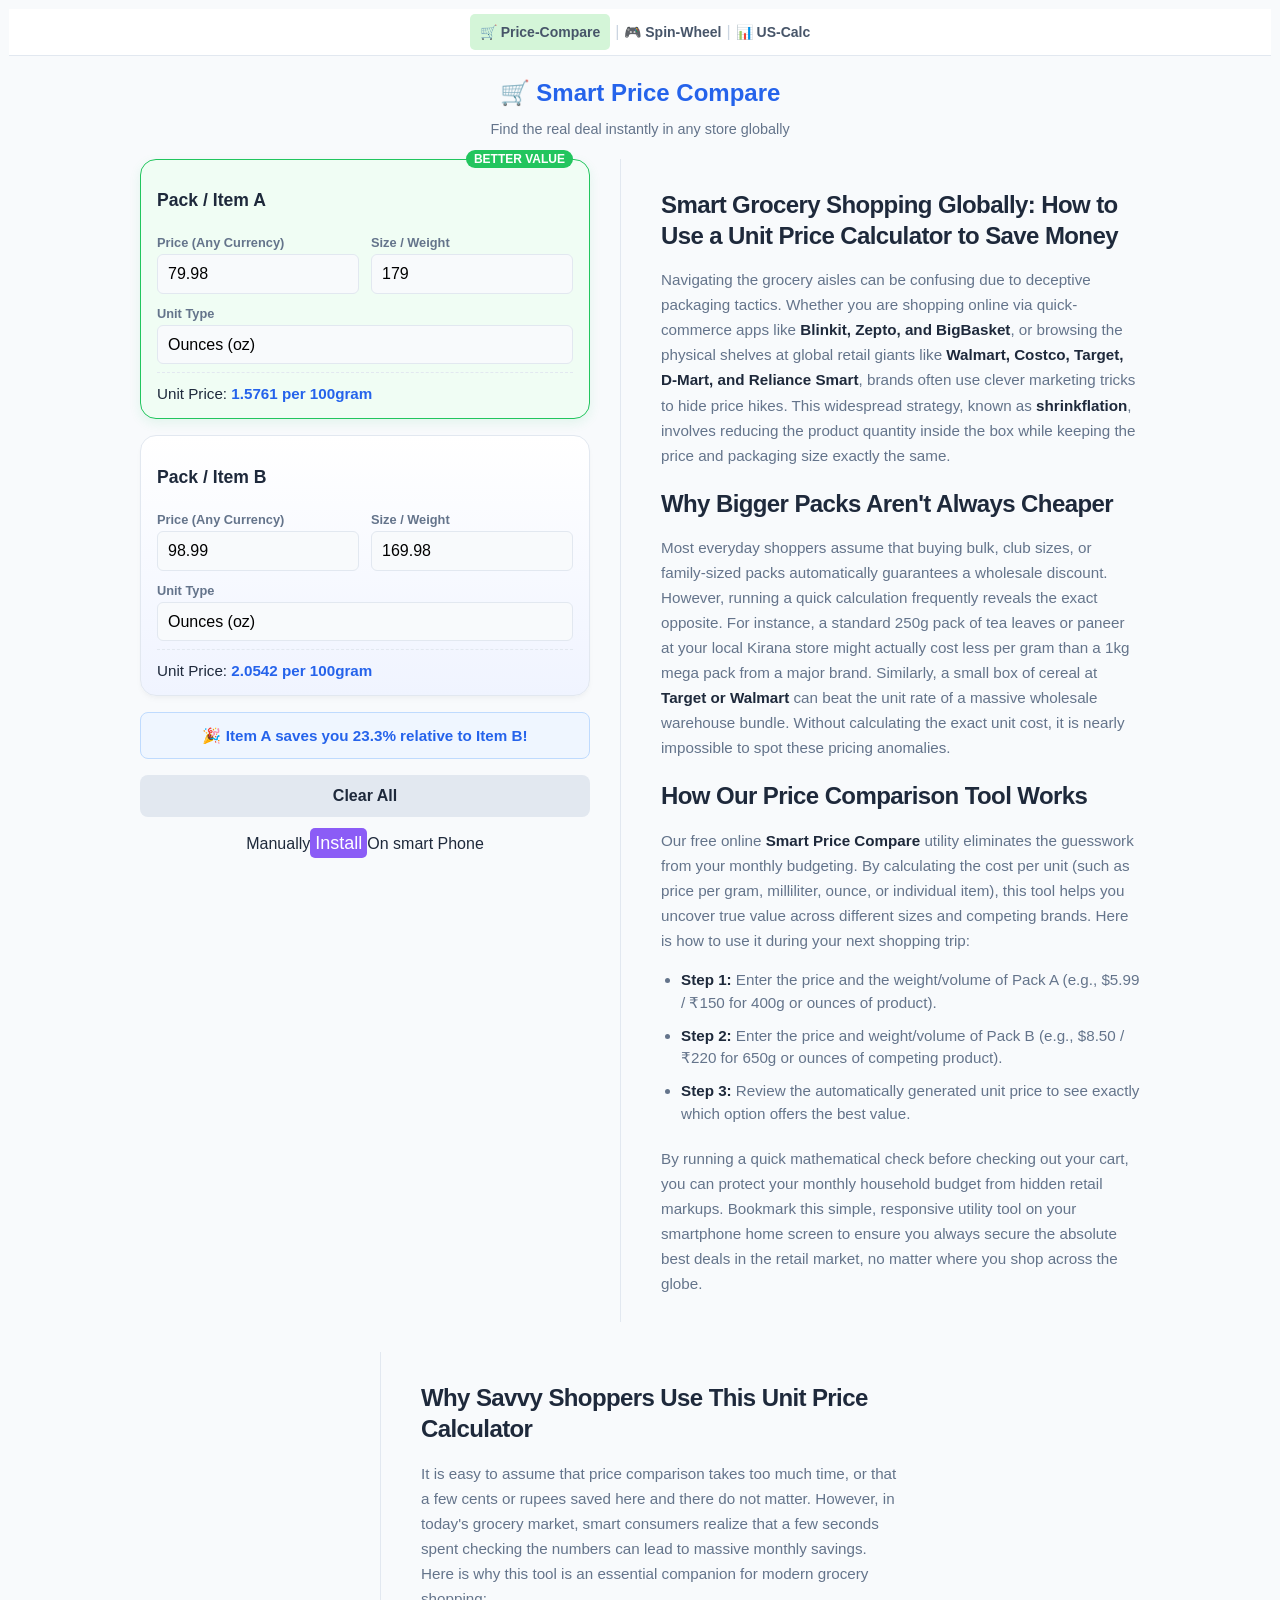
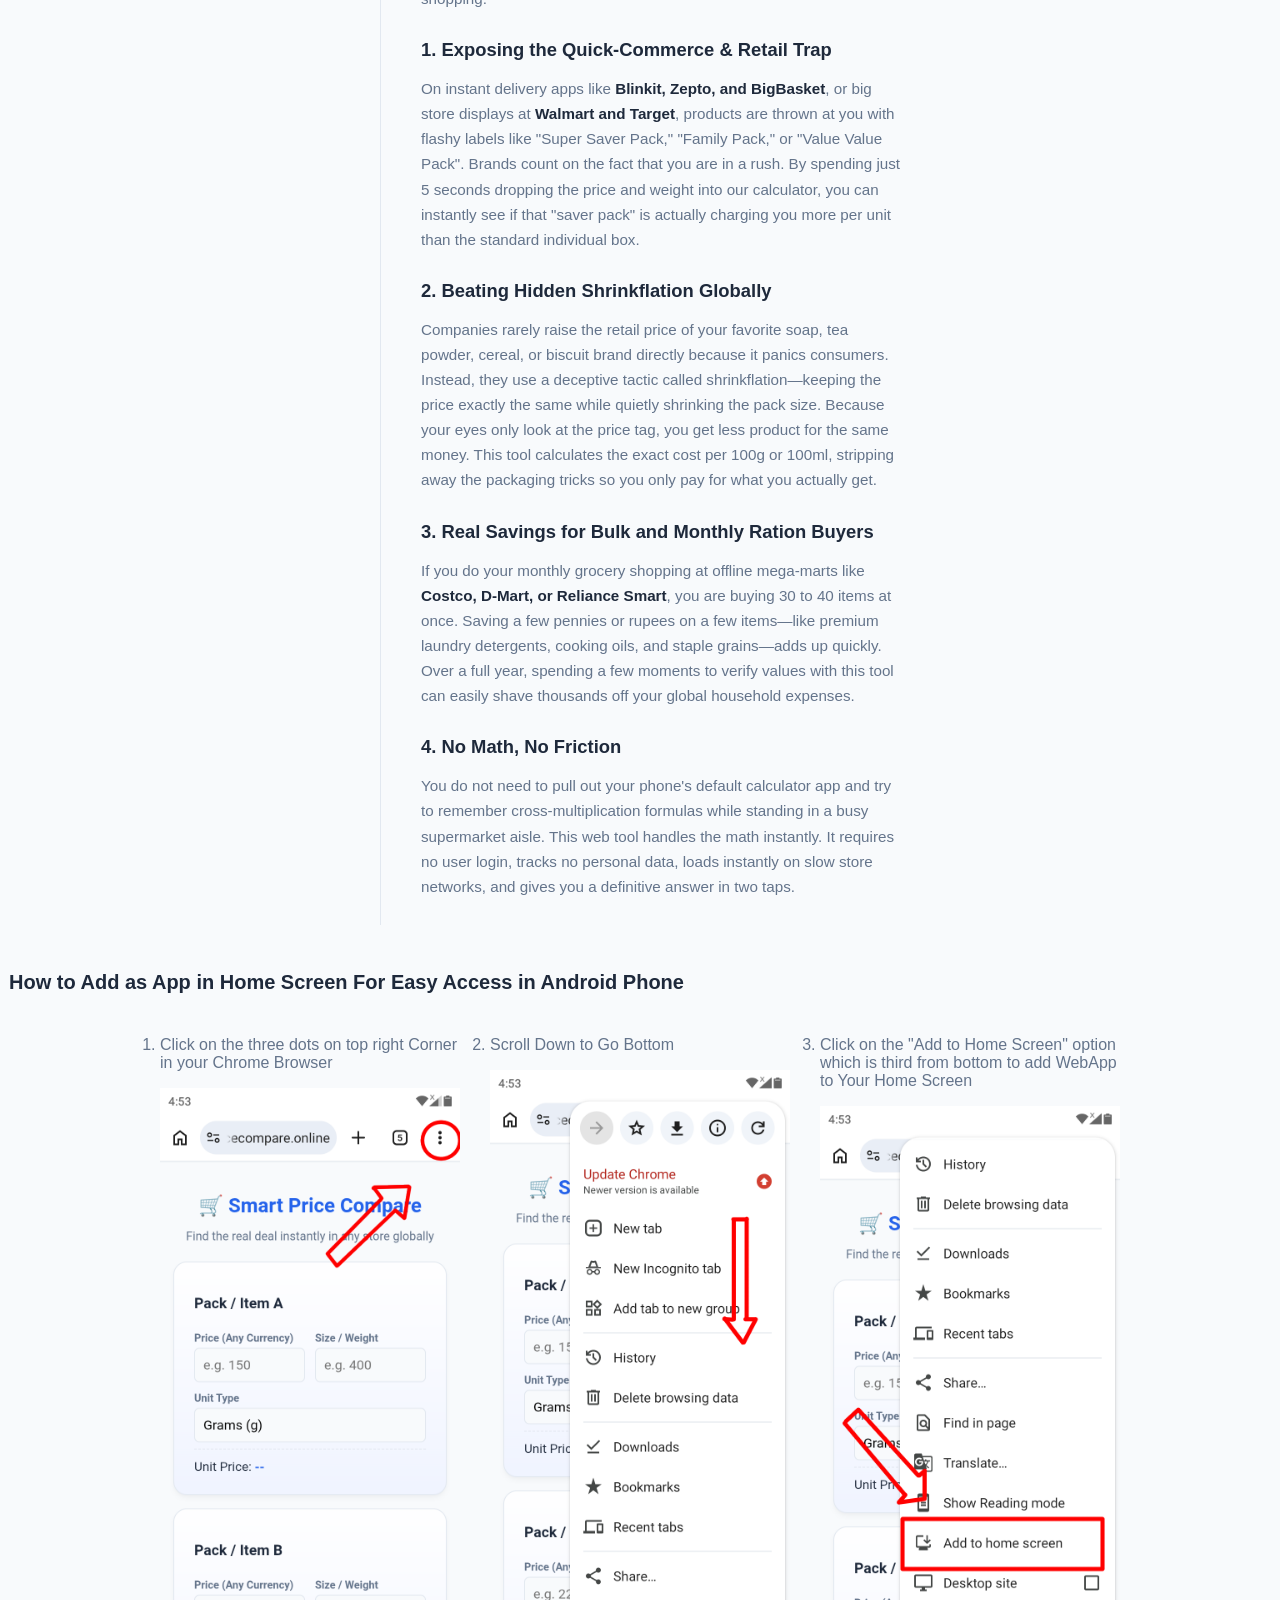
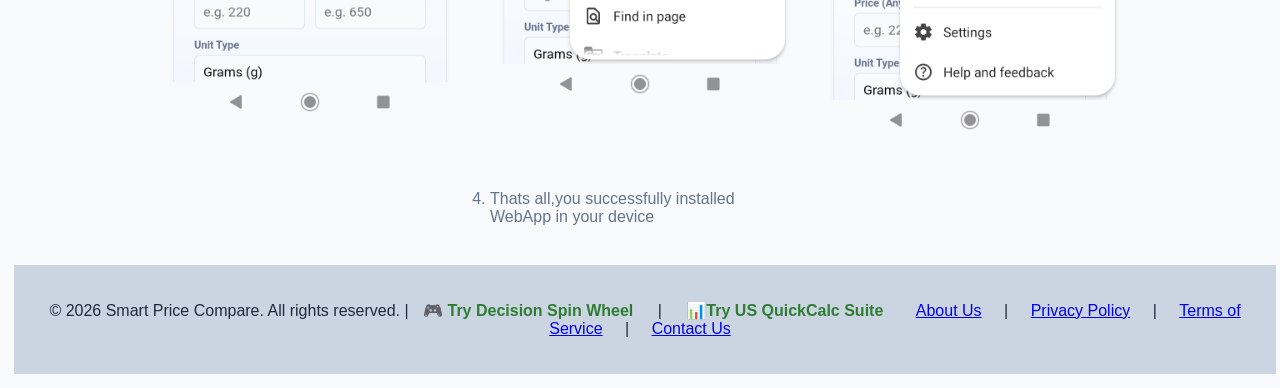
<file: index.html>
<!DOCTYPE html>
<html lang="en">
<head>
    <meta charset="UTF-8">
    <meta name="viewport" content="width=device-width, initial-scale=1.0">
    <title>🛒Smart Price Compare</title>
    <meta name="description" content="Free grocery unit price calculator for All shoppers. Compare prices in D-Mart, Blinkit, Walmart, and Zepto to beat shrinkflation and Secure The Best Deals">
    <meta name="keywords" content="unit price calculator, grocery price compare, cost per gram calculator, shrinkflation calculator, blinkit price check, dmart calculator, walmart price compare">
    <meta property="og:title" content="Smart Price Compare - Grocery Unit Price Calculator">
    <meta property="og:description" content="Stop getting fooled by packaging tricks. Instantly check if bigger grocery packs are actually cheaper or a scam.">
    <meta property="og:url" content="https://smartpricecompare.online">
    <meta property="og:type" content="website">
    <meta name="robots" content="index, follow">
    <meta name="author" content="Vignesh Kumar">
    <link rel="canonical" href="https://smartpricecompare.online" />
    <link rel="apple-touch-icon" sizes="180x180" href="apple-touch-icon.png">
    <link rel="icon" type="image/png" sizes="32x32" href="favicon-32x32.png">
    <link rel="icon" type="image/png" sizes="16x16" href="favicon-16x16.png">
    
    <script async src="https://pagead2.googlesyndication.com/pagead/js/adsbygoogle.js?client=ca-pub-3926058636910344"
     crossorigin="anonymous"></script>
    <style>
        /* CSS STYLING: Mobile-first, clean, and fast loading */
        :root {
            --primary: #2563eb;
            --success: #22c55e;
            --background: #f8fafc;
            --card-bg: #ffffff;
            --text: #1e293b;
            --text-light: #64748b;
            --border: #e2e8f0;
        }

        * {
            box-sizing: border-box;
            font-family: -apple-system, BlinkMacSystemFont, "Segoe UI", Roboto, Helvetica, Arial, sans-serif;
        }

        body {
            background-color: var(--background);
            color: var(--text);
            padding:9px;
            margin: auto;
        }

        .container {
            display: flex;
            flex-direction:column;
            flex-wrap: wrap;
            justify-content: center;
            align-items:center;
            gap: 10px;
        }
        .app-layout-flex ,.seo-content{
            min-width: 300px;
            max-width: 450px;
        }
        .seo-content{
            width: 100%;
            max-width: 650px;
            padding: 30px 10px;
            background-color: transparent; 
            border: none; 
            box-shadow: none;
        }
        .seo-content h2 {
            font-size: 1.5rem !important;
            font-weight: 700;
            letter-spacing: -0.025em;
            color: var(--text);
            line-height: 1.3;
            margin-bottom: 16px;
        }

        .seo-content h3 {
            font-size: 1.15rem !important;
            font-weight: 600;
            color: var(--text);
            margin-top: 28px;
            margin-bottom: 8px;
        }

        .seo-content p {
            font-size: 0.95rem;
            color: var(--text-light); /* Soft slate blue-gray text minimizes visual fatigue */
            line-height: 1.65;
            margin-bottom: 16px;
        }

        .seo-content ul {
            margin-left: 0;
            padding-left: 20px;
            margin-bottom: 20px;
        }

        .seo-content li {
            font-size: 0.95rem;
            color: var(--text-light);
            margin-bottom: 10px;
            line-height: 1.5;
        }

        .seo-content strong {
            color: var(--text); /* Highlights key phrases without using bright neon colors */
        }
        header ,footer{
            text-align: center;
            margin: 5px;
            padding: 2px;
        }
        footer{
            background-color: #cbd5e1;
            width: 100%;
            padding: 20px;
        }
        footer a {
            padding:10px;
        }
        nav a{
            margin:5px;
        }

        h1 {
            font-size: 1.5rem;
            color: var(--primary);
            margin-bottom: 4px;
        }

        p.subtitle {
            font-size: 0.9rem;
            color: var(--text-light);
        }

        .comparison-grid {
            display: flex;
            flex-direction: column;
            gap: 16px;
        }
            .item-card {
                background: var(--card-bg);
                background: linear-gradient(180deg, #ffffff 0%, #f0f4ff 100%);
                border-color: #dbeafe;
                border: 1px solid var(--border);
                border-radius: 16px;
                padding: 24px;
                transition: all 0.25s ease;
                position: relative;
                box-shadow: 0 4px 6px -1px rgba(0, 0, 0, 0.03), 0 2px 4px -1px rgba(0, 0, 0, 0.02);
            }
            .item-card input:focus,.item-card select:focus{
                border-color: #8b5cf6;
                box-shadow: 0 0 0 3px rgba(139, 92, 246, 0.15);
            }
        .item-card.cheaper {
            border-color: var(--success);
            background: #f0fdf4;
            box-shadow: 0 4px 12px rgba(34, 197, 94, 0.1);
        }

        .badge {
            display: none;
            position: absolute;
            top: -10px;
            right: 16px;
            background: var(--success);
            color: white;
            font-size: 0.75rem;
            font-weight: bold;
            padding: 2px 8px;
            border-radius: 20px;
            text-transform: uppercase;
        }

        .item-card.cheaper .badge {
            display: block;
        }

        h2 {
            font-size: 1.1rem;
            margin-bottom: 24px;}

        .input-group {
            display: grid;
            grid-template-columns: 1fr 1fr;
            gap: 12px;
            margin-bottom: 12px;
        }

        .input-field {
            display: flex;
            flex-direction: column;
            gap: 4px;
        }

        label {
            font-size: 0.8rem;
            font-weight: 600;
            color: var(--text-light);
        }

        input, select {
            width: 100%;
            padding: 10px;
            font-size: 1rem;
            border: 1px solid var(--border);
            border-radius: 6px;
            outline: none;
            background: var(--background);
        }
        select {
            appearance: none;
            -webkit-appearance: none;
            background-image: url("data:image/svg+xml;utf8,<svg xmlns='http://w3.org' width='24' height='24' viewBox='0 0 24 24' fill='none' stroke='%2364748b' stroke-width='2' stroke-linecap='round' stroke-linejoin='round'><polyline points='6 9 12 15 18 9'></polyline></svg>");
            background-repeat: no-repeat;
            background-position: right 12px center;
            background-size: 16px;
            padding-right: 40px !important; /* Keeps option labels clear of the native arrow */
        }

        input:focus, select:focus {
            border-color: var(--primary);
            background: white;
        }

        .result-box {
            margin-top: 8px;
            padding-top: 12px;
            border-top: 1px dashed var(--border);
            font-size: 0.95rem;
        }

        .unit-price {
            font-weight: bold;
            color: var(--primary);
        }

        .savings-banner {
            background: #eff6ff;
            border: 1px solid #bfdbfe;
            color: var(--primary);
            padding: 12px;
            border-radius: 8px;
            text-align: center;
            font-weight: 600;
            margin-top: 16px;
            display: none;
            font-size: 0.95rem;
            word-wrap: break-word;
            overflow-wrap: break-word;
            white-space: normal;
            height: auto;
            line-height: 1.4;
        }

        .reset-btn {
            width: 100%;
            background: #e2e8f0;
            border: none;
            color: var(--text);
            padding: 12px;
            font-size: 1rem;
            font-weight: 600;
            border-radius: 8px;
            margin-top: 16px;
            cursor: pointer;
        }

        .reset-btn:hover {
            background: #cbd5e1;
        }
    ol{
            display:flex;
            justify-content:center;
            align-items:flex-start;
            flex-wrap:wrap;
            gap:30px;
            color:var(--text-light);
            padding:2px;
        }
        ol li{
            max-width:300px;
        }
        li>img{
            width:100%;
            margin:auto;
        }
/* Desktop View Override */
        @media (min-width: 900px) {
        .container {
            width:100%;
            display: flex;
            flex-direction:row;
            justify-content: center;
            align-items: flex-start;
            flex-wrap: wrap;
            gap:30px;
        }
        .seo-content {
            max-width: 520px;
            padding: 10px 0 10px 40px; 
            border-left: 1px solid var(--border);
        }
        .item-card {
            padding: 16px; /* Free up critical container real estate */
        }
     }
    </style>
</head>
<body>
    <nav style="background: #ffffff;border-bottom: 1px solid #e2e8f0; display: flex;align-items:center; justify-content: center; width: 100%; box-sizing: border-box;">
    <a href="/index.html" style="background-color:#d4f5d8;border-radius:5px;padding:10px;color: #475569; font-weight: 700; text-decoration: none; font-size: 14px;">🛒 Price-Compare</a>
    <span style="color: #cbd5e1;">|</span>
    <a href="/wheel.html" style="color: #475569; font-weight: 600; text-decoration: none; font-size: 14px;">🎮 Spin-Wheel</a>
    <span style="color: #cbd5e1;">|</span>
    <a href="/us-calc/index.html" style="color: #475569; font-weight: 600; text-decoration: none; font-size: 14px;">📊 US-Calc</a>
</nav>
    <header><h1>🛒 Smart Price Compare</h1>
        <p class="subtitle">Find the real deal instantly in any store globally</p>
    </header>
    <div class="container">
        <div class="app-layout-flex">
            <div class="comparison-grid">
        	    <div class="item-card" id="cardA">
            		<div class="badge">Better Value</div>
                    <h2>Pack / Item A</h2>
            		<div class="input-group">
                		<div class="input-field"><label>Price (Any Currency)</label>
                    	    <input type="number" id="priceA" placeholder="e.g. 150" value="79.98" inputmode="decimal" oninput="calculate()"></div>
                		<div class="input-field"><label>Size / Weight</label>
                   		 <input type="number" id="sizeA" placeholder="e.g. 400" value="179" inputmode="decimal" oninput="calculate()"></div>
            		</div>
                    <div class="input-field">
                        <label>Unit Type</label>
                        <select id="unitA" onchange="calculate()">
                        <option value="28.3495">Ounces (oz)</option>
                        <option value="453.592">Pounds (lbs)</option>
                        <option value="1">Grams (g)</option>
                        <option value="1000">Kilograms (kg)</option>
                        <option value="1">Milliliters (ml)</option>
                        <option value="1000">Liters (L)</option>
                        <option value="1">Units / Pieces</option>
                        </select></div>
                    <div class="result-box">Unit Price: <span class="unit-price" id="outputA">--</span></div>
                </div>

                <div class="item-card" id="cardB">
                    <div class="badge">Better Value</div>
                    <h2>Pack / Item B</h2>
                    <div class="input-group">
                        <div class="input-field">
                            <label>Price (Any Currency)</label>
                            <input type="number" id="priceB" placeholder="e.g. 220" value="98.99" inputmode="decimal" oninput="calculate()">
                        </div>
                        <div class="input-field">
                            <label>Size / Weight</label>
                            <input type="number" id="sizeB" placeholder="e.g. 650" value="169.98" inputmode="decimal" oninput="calculate()">
                        </div>
                    </div>
                    <div class="input-field">
                        <label>Unit Type</label>
                        <select id="unitB" onchange="calculate()">
                            <option value="28.3495">Ounces (oz)</option>
                            <option value="453.592">Pounds (lbs)</option>
                            <option value="1">Grams (g)</option>
                            <option value="1000">Kilograms (kg)</option>
                            <option value="1">Milliliters (ml)</option>
                            <option value="1000">Liters (L)</option>
                            <option value="1">Units / Pieces</option>
                        </select>
                    </div>
                    <div class="result-box">
                        Unit Price: <span class="unit-price" id="outputB">--</span>
                    </div>
                </div>
            </div>
            <div class="savings-banner" id="savingsText"></div>
            <button class="reset-btn" onclick="resetForm()">Clear All</button>
            <p style="text-align: center;"> Manually<a href="#manualinstall" style="font-size:large;color:white;background-color: #8b5cf6;padding:5px;border-radius: 5px;text-decoration: none;">Install</a>On smart Phone </p>
        </div>
 
     <section class="seo-content">
  <h2>Smart Grocery Shopping Globally: How to Use a Unit Price Calculator to Save Money</h2>
<p>
  Navigating the grocery aisles can be confusing due to deceptive packaging tactics. 
  Whether you are shopping online via quick-commerce apps like <strong>Blinkit, Zepto, and BigBasket</strong>, or 
  browsing the physical shelves at global retail giants like <strong>Walmart, Costco, Target, D-Mart, and Reliance Smart</strong>, brands 
  often use clever marketing tricks to hide price hikes. This widespread strategy, known 
  as <strong>shrinkflation</strong>, involves reducing the product quantity inside the box while keeping the price and 
  packaging size exactly the same.
</p>

<h2>Why Bigger Packs Aren't Always Cheaper</h2>
<p>
  Most everyday shoppers assume that buying bulk, club sizes, or family-sized packs automatically 
  guarantees a wholesale discount. However, running a quick calculation frequently reveals the exact opposite. For 
  instance, a standard 250g pack of tea leaves or paneer at your local Kirana store might actually
  cost less per gram than a 1kg mega pack from a major brand. Similarly, a small box of cereal at 
  <strong>Target or Walmart</strong> can beat the unit rate of a massive wholesale warehouse bundle. Without calculating the
  exact unit cost, it is nearly impossible to spot these pricing anomalies.
</p>

<h2>How Our Price Comparison Tool Works</h2>
<p>
  Our free online <strong>Smart Price Compare</strong> utility eliminates the guesswork from your 
  monthly budgeting. By calculating the cost per unit (such as price per gram, milliliter, ounce, or individual item), 
  this tool helps you uncover true value across different sizes and competing brands. Here is how to use it during your next shopping trip:
</p>
<ul>
  <li><strong>Step 1:</strong> Enter the price and the weight/volume of Pack A (e.g., $5.99 / ₹150 for 400g or ounces of product).</li>
  <li><strong>Step 2:</strong> Enter the price and weight/volume of Pack B (e.g., $8.50 / ₹220 for 650g or ounces of competing product).</li>
  <li><strong>Step 3:</strong> Review the automatically generated unit price to see exactly which option offers the best value.</li>
</ul>
<p>
  By running a quick mathematical check before checking out your cart, you can 
  protect your monthly household budget from hidden retail markups. Bookmark this simple, responsive utility tool on your smartphone home screen to ensure you always secure the absolute best deals in the retail market, no matter where you shop across the globe.
</p>

</section>
<section class="seo-content">
<h2>Why Savvy Shoppers Use This Unit Price Calculator</h2>
<p>
  It is easy to assume that price comparison takes too much time, or that a few cents or rupees 
  saved here and there do not matter. However, in today's grocery market, smart 
  consumers realize that a few seconds spent checking the numbers can lead to 
  massive monthly savings. Here is why this tool is an essential companion for modern 
  grocery shopping:
</p>

<h3>1. Exposing the Quick-Commerce & Retail Trap</h3>
<p>
  On instant delivery apps like <strong>Blinkit, Zepto, and BigBasket</strong>, or big store displays at <strong>Walmart and Target</strong>, products are thrown at 
  you with flashy labels like "Super Saver Pack," "Family Pack," or "Value Value Pack". Brands 
  count on the fact that you are in a rush. By spending just 5 seconds dropping the 
  price and weight into our calculator, you can instantly see if that "saver pack" is 
  actually charging you more per unit than the standard individual box.
</p>

<h3>2. Beating Hidden Shrinkflation Globally</h3>
<p>
  Companies rarely raise the retail price of your favorite soap, tea powder, cereal, or biscuit 
  brand directly because it panics consumers. Instead, they use a deceptive tactic 
  called shrinkflation—keeping the price exactly the same while quietly shrinking the 
  pack size. Because your eyes only look at the price tag, you get less 
  product for the same money. This tool calculates the exact cost per 100g or 100ml, 
  stripping away the packaging tricks so you only pay for what you actually get.
</p>

<h3>3. Real Savings for Bulk and Monthly Ration Buyers</h3>
<p>
  If you do your monthly grocery shopping at offline mega-marts like <strong>Costco, D-Mart, or 
  Reliance Smart</strong>, you are buying 30 to 40 items at once. Saving a 
  few pennies or rupees on a few items—like premium laundry detergents, cooking oils, and staple grains—adds 
  up quickly. Over a full year, spending a few moments to verify values with this tool 
  can easily shave thousands off your global household expenses.
</p>

<h3>4. No Math, No Friction</h3>
<p>
  You do not need to pull out your phone's default calculator app and try to remember 
  cross-multiplication formulas while standing in a busy supermarket aisle. This web 
  tool handles the math instantly. It requires no user login, tracks no personal data, 
  loads instantly on slow store networks, and gives you a definitive answer in two taps.
</p>
</section>
<section id="manualinstall">
    <h2 style="font-size:20px">How to Add as App in Home Screen For Easy Access in Android Phone</h2>
    <ol>
    <li><p>Click on the three dots on top right Corner in your Chrome Browser</p><img src="step1.png" alt="Step By step Image 1"></li>
    <li><p>Scroll Down to Go Bottom</p><img src="step2.png" alt="Step By step Image 2"></li>
    <li><p>Click on the "Add to Home Screen" option which is third from bottom to add WebApp to Your Home Screen</p><img src="step3.png" alt="Step By step Image 3"></li>
    <li><p>Thats all,you successfully installed WebApp in your device</p></li>
    </ol>
</section>
</div>
<footer>
    <p>
        © 2026 Smart Price Compare. All rights reserved. | 
        <a href="wheel.html" style="font-weight: bold; text-decoration: none; color: #2e7d32; margin-right: 10px;">🎮 Try Decision Spin Wheel</a> | 
        <a href="./us-calc/" style="color: #2e7d32;text-decoration: none; font-weight: bold; margin-left: 10px;">📊Try US QuickCalc Suite</a>
        <a href="about.html" style="margin: 0 8px;">About Us</a> | 
        <a href="privacy.html" style="margin: 0 8px;">Privacy Policy</a> | 
        <a href="terms.html" style="margin: 0 8px;">Terms of Service</a> | 
        <a href="mailto:rvofficialemail@gmail.com" style="margin-left: 8px;">Contact Us</a>
    </p>
</footer>

<script>
    // JAVASCRIPT LOGIC: Calculates unit math entirely on the user's phone browser
    function calculate() {
        // Elements
        const priceA = parseFloat(document.getElementById('priceA').value);
        const sizeA = parseFloat(document.getElementById('sizeA').value);
        const unitA = parseFloat(document.getElementById('unitA').value);

        const priceB = parseFloat(document.getElementById('priceB').value);
        const sizeB = parseFloat(document.getElementById('sizeB').value);
        const unitB = parseFloat(document.getElementById('unitB').value);

        const cardA = document.getElementById('cardA');
        const cardB = document.getElementById('cardB');
        const savingsText = document.getElementById('savingsText');

        // Reset display states
        cardA.classList.remove('cheaper');
        cardB.classList.remove('cheaper');
        savingsText.style.display = 'none';
        document.getElementById('outputA').innerText = '--';
        document.getElementById('outputB').innerText = '--';

        let basePriceA = 0;
        let basePriceB = 0;

        // Process Item A if valid inputs exist
        if (priceA && sizeA && sizeA > 0) {
            // Standardize everything to a base of 100 units (e.g. per 100g, 100ml, 100 pieces)
            basePriceA = (priceA / (sizeA * unitA)) * 100;
            document.getElementById('outputA').innerText = basePriceA.toFixed(4) + " per 100gram";
        }

        // Process Item B if valid inputs exist
        if (priceB && sizeB && sizeB > 0) {
            basePriceB = (priceB / (sizeB * unitB)) * 100;
            document.getElementById('outputB').innerText = basePriceB.toFixed(4) + " per 100gram";
        }

        // Compare values if both items are fully entered
        if (basePriceA > 0 && basePriceB > 0) {
            if (basePriceA < basePriceB) {
                cardA.classList.add('cheaper');
                const pct = ((basePriceB - basePriceA) / basePriceB) * 100;
                savingsText.innerText = "🎉 Item A saves you " + pct.toFixed(1) + "% relative to Item B!";
                savingsText.style.display = 'block';
            } else if (basePriceB < basePriceA) {
                cardB.classList.add('cheaper');
                const pct = ((basePriceA - basePriceB) / basePriceA) * 100;
                savingsText.innerText = "🎉 Item B saves you " + pct.toFixed(1) + "% relative to Item A!";
                savingsText.style.display = 'block';
            } else {
            savingsText.innerText = "⚖️ Both items are exactly the same value!";
            savingsText.style.display = 'block';}
            }
            }
      function resetForm()  {
            document.getElementById('priceA').value = '';
            document.getElementById('sizeA').value = '';
            document.getElementById('priceB').value = '';
            document.getElementById('sizeB').value = '';
            calculate();
            }
    calculate();
            </script>
</body>
</html>
</file>
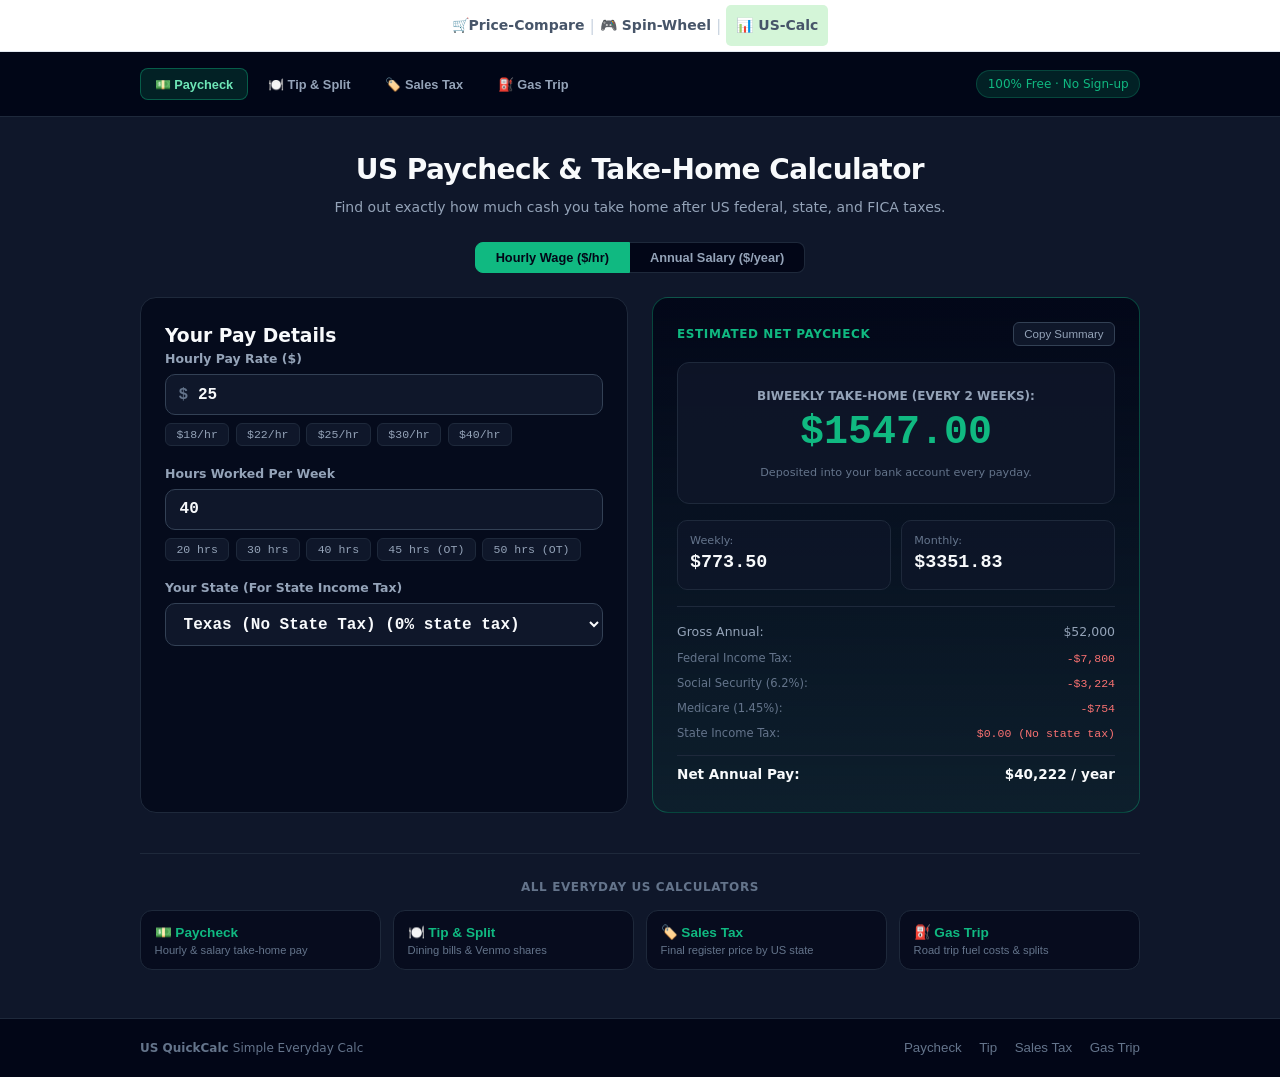
<file: us-calc/index.html>
<!DOCTYPE html>
<html lang="en">
<head>
  <meta charset="UTF-8" />
  <meta name="viewport" content="width=device-width, initial-scale=1.0" />
  <title>US QuickCalc – Easy Paycheck, Tip, Sales Tax & Gas Calculator</title>
  <meta name="description" content="Simple everyday US calculator for hourly paycheck take-home pay, restaurant tips, state sales tax, and gas trip costs." />
  <link rel="stylesheet" href="style.css" />
   <meta name="robots" content="index, follow">
    <meta name="author" content="Vignesh Kumar">
    <link rel="canonical" href="https://smartpricecompare.online/us-calc/index.html" />
    <link rel="apple-touch-icon" sizes="180x180" href="/apple-touch-icon.png">
    <link rel="icon" type="image/png" sizes="32x32" href="/favicon-32x32.png">
    <link rel="icon" type="image/png" sizes="16x16" href="/favicon-16x16.png">
  <script async src="https://pagead2.googlesyndication.com/pagead/js/adsbygoogle.js?client=ca-pub-3926058636910344"
     crossorigin="anonymous"></script>
</head>
<body>
  <nav style="background: #ffffff;border-bottom: 1px solid #e2e8f0;display: flex;align-items:center; justify-content: center; width: 100%; box-sizing: border-box;">
    <a href="/index.html" style="color: #475569; font-weight: 700; text-decoration: none; font-size: 14px;">🛒Price-Compare</a>
    <span style="color: #cbd5e1;">|</span>
    <a href="/wheel.html" style="color: #475569; font-weight: 600; text-decoration: none; font-size: 14px;">🎮 Spin-Wheel</a>
    <span style="color: #cbd5e1;">|</span>
    <a href="/us-calc/index.html" style="background-color:#d4f5d8;padding:10px;border-radius:5px;color: #475569; font-weight: 600; text-decoration: none; font-size: 14px;">📊 US-Calc</a>
</nav>
  <!-- Header -->
  <header class="header">
    <div class="container header-container">
      <nav class="nav-tabs" id="navTabs">
        <button class="tab-btn active" data-tab="paycheck">💵 Paycheck</button>
        <button class="tab-btn" data-tab="tip">🍽️ Tip & Split</button>
        <button class="tab-btn" data-tab="salestax">🏷️ Sales Tax</button>
        <button class="tab-btn" data-tab="gas">⛽ Gas Trip</button>
      </nav>
      <div class="header-badge">100% Free · No Sign-up</div>
    </div>
  </header>

  <!-- Main Container -->
  <main class="container main-content">
    
    <!-- 1. Paycheck Calculator -->
    <section id="tab-paycheck" class="tab-pane active">
      <div class="section-title">
        <h1>US Paycheck & Take-Home Calculator</h1>
        <p>Find out exactly how much cash you take home after US federal, state, and FICA taxes.</p>
      </div>

      <div class="mode-toggle">
        <button class="mode-btn active" id="payModeHourly">Hourly Wage ($/hr)</button>
        <button class="mode-btn" id="payModeSalary">Annual Salary ($/year)</button>
      </div>

      <div class="calc-grid">
        <!-- Input Form -->
        <div class="card form-card">
          <h3>Your Pay Details</h3>

          <div id="hourlyInputs">
            <div class="form-group">
              <label>Hourly Pay Rate ($)</label>
              <div class="input-prefix-wrapper">
                <span class="prefix">$</span>
                <input type="number" id="hourlyWage" value="25" min="7.25" step="0.5" />
              </div>
              <div class="pill-group">
                <button class="pill-btn" onclick="setWage(18)">$18/hr</button>
                <button class="pill-btn" onclick="setWage(22)">$22/hr</button>
                <button class="pill-btn" onclick="setWage(25)">$25/hr</button>
                <button class="pill-btn" onclick="setWage(30)">$30/hr</button>
                <button class="pill-btn" onclick="setWage(40)">$40/hr</button>
              </div>
            </div>

            <div class="form-group">
              <label>Hours Worked Per Week</label>
              <input type="number" id="hoursPerWeek" value="40" min="1" max="100" />
              <div class="pill-group">
                <button class="pill-btn" onclick="setHours(20)">20 hrs</button>
                <button class="pill-btn" onclick="setHours(30)">30 hrs</button>
                <button class="pill-btn" onclick="setHours(40)">40 hrs</button>
                <button class="pill-btn" onclick="setHours(45)">45 hrs (OT)</button>
                <button class="pill-btn" onclick="setHours(50)">50 hrs (OT)</button>
              </div>
            </div>
          </div>

          <div id="salaryInputs" class="hidden">
            <div class="form-group">
              <label>Annual Salary ($)</label>
              <div class="input-prefix-wrapper">
                <span class="prefix">$</span>
                <input type="number" id="annualSalary" value="52000" step="1000" />
              </div>
              <div class="pill-group">
                <button class="pill-btn" onclick="setSalary(45000)">$45k</button>
                <button class="pill-btn" onclick="setSalary(52000)">$52k</button>
                <button class="pill-btn" onclick="setSalary(65000)">$65k</button>
                <button class="pill-btn" onclick="setSalary(85000)">$85k</button>
                <button class="pill-btn" onclick="setSalary(110000)">$110k</button>
              </div>
            </div>
          </div>

          <div class="form-group">
            <label>Your State (For State Income Tax)</label>
            <select id="paycheckState"></select>
          </div>
        </div>

        <!-- Result Box -->
        <div class="card result-card">
          <div class="result-header">
            <span class="badge-title">Estimated Net Paycheck</span>
            <button class="copy-btn" id="copyPaycheckBtn">Copy Summary</button>
          </div>

          <div class="headline-box">
            <span class="headline-label">Biweekly Take-Home (Every 2 Weeks):</span>
            <div class="headline-val" id="resBiweekly">$0.00</div>
            <span class="headline-sub">Deposited into your bank account every payday.</span>
          </div>

          <div class="mini-grid">
            <div class="mini-card">
              <span class="mini-label">Weekly:</span>
              <span class="mini-val" id="resWeekly">$0.00</span>
            </div>
            <div class="mini-card">
              <span class="mini-label">Monthly:</span>
              <span class="mini-val" id="resMonthly">$0.00</span>
            </div>
          </div>

          <div class="breakdown-list">
            <div class="breakdown-row"><span>Gross Annual:</span><span id="resGross">$0</span></div>
            <div class="breakdown-row sub"><span>Federal Income Tax:</span><span id="resFed" class="deduct">-$0</span></div>
            <div class="breakdown-row sub"><span>Social Security (6.2%):</span><span id="resSocSec" class="deduct">-$0</span></div>
            <div class="breakdown-row sub"><span>Medicare (1.45%):</span><span id="resMedicare" class="deduct">-$0</span></div>
            <div class="breakdown-row sub"><span>State Income Tax:</span><span id="resState" class="deduct">-$0</span></div>
            <div class="breakdown-row total"><span>Net Annual Pay:</span><span id="resNetAnnual">$0 / year</span></div>
          </div>
        </div>
      </div>
    </section>

    <!-- 2. Tip & Split Calculator -->
    <section id="tab-tip" class="tab-pane">
      <div class="section-title">
        <h1>US Restaurant Tip & Bill Splitter</h1>
        <p>Fast, friendly tipping for dining out, delivery, and group checks.</p>
      </div>

      <div class="calc-grid">
        <div class="card form-card">
          <div class="form-group">
            <label>Bill Amount (Before Tip)</label>
            <div class="input-prefix-wrapper">
              <span class="prefix">$</span>
              <input type="number" id="tipBill" value="65.00" min="0" step="0.01" />
            </div>
            <div class="pill-group">
              <button class="pill-btn" onclick="setBill(25)">$25</button>
              <button class="pill-btn" onclick="setBill(45)">$45</button>
              <button class="pill-btn" onclick="setBill(65)">$65</button>
              <button class="pill-btn" onclick="setBill(95)">$95</button>
              <button class="pill-btn" onclick="setBill(130)">$130</button>
            </div>
          </div>

          <div class="form-group">
            <label>Tip Percentage</label>
            <div class="btn-grid-4">
              <button class="tip-rate-btn" onclick="setTip(15)">15%</button>
              <button class="tip-rate-btn" onclick="setTip(18)">18%</button>
              <button class="tip-rate-btn" onclick="setTip(20)">20%</button>
              <button class="tip-rate-btn" onclick="setTip(25)">25%</button>
            </div>
            <div class="inline-input">
              <span>Custom Tip:</span>
              <input type="number" id="tipPercent" value="20" min="0" max="100" />
              <span>%</span>
            </div>
          </div>

          <div class="form-group">
            <label>Split Between People: <strong id="splitLabel">2 people</strong></label>
            <div class="btn-grid-6">
              <button class="split-btn" onclick="setSplit(1)">1</button>
              <button class="split-btn" onclick="setSplit(2)">2</button>
              <button class="split-btn" onclick="setSplit(3)">3</button>
              <button class="split-btn" onclick="setSplit(4)">4</button>
              <button class="split-btn" onclick="setSplit(5)">5</button>
              <button class="split-btn" onclick="setSplit(6)">6</button>
            </div>
          </div>

          <div class="checkbox-row">
            <label><input type="checkbox" id="tipRoundUp" /> Round up total to nearest dollar</label>
          </div>
        </div>

        <div class="card result-card">
          <div class="result-header">
            <span class="badge-title">Payment Summary</span>
            <button class="copy-btn" id="copyTipBtn">Copy for Venmo</button>
          </div>

          <div class="headline-box">
            <span class="headline-label" id="tipHeadlineLabel">Each Person Pays:</span>
            <div class="headline-val" id="resTipEach">$0.00</div>
          </div>

          <div class="breakdown-list">
            <div class="breakdown-row"><span>Original Bill:</span><span id="resTipBill">$0.00</span></div>
            <div class="breakdown-row"><span>Tip Amount:</span><span id="resTipAmount" class="highlight">+$0.00</span></div>
            <div class="breakdown-row total"><span>Grand Total:</span><span id="resTipTotal">$0.00</span></div>
          </div>

          <div class="info-note">
            <strong>US Tipping Guide:</strong> 18%–20% is the standard customary tip for table dining across the USA.
          </div>
        </div>
      </div>
    </section>

    <!-- 3. Sales Tax Calculator -->
    <section id="tab-salestax" class="tab-pane">
      <div class="section-title">
        <h1>US State Sales Tax Calculator</h1>
        <p>In the US, price tags don't include sales tax. Calculate the exact final amount at the register.</p>
      </div>

      <div class="calc-grid">
        <div class="card form-card">
          <div class="form-group">
            <label>Item Price on Tag ($)</label>
            <div class="input-prefix-wrapper">
              <span class="prefix">$</span>
              <input type="number" id="taxPrice" value="49.99" min="0" step="0.01" />
            </div>
            <div class="pill-group">
              <button class="pill-btn" onclick="setPrice(19.99)">$19.99</button>
              <button class="pill-btn" onclick="setPrice(49.99)">$49.99</button>
              <button class="pill-btn" onclick="setPrice(99.99)">$99.99</button>
              <button class="pill-btn" onclick="setPrice(199.99)">$199.99</button>
            </div>
          </div>

          <div class="form-group">
            <label>Select US State</label>
            <select id="salesTaxState"></select>
          </div>

          <div class="form-group">
            <label>Discount / Sale Coupon (Optional)</label>
            <div class="btn-grid-6">
              <button class="disc-btn" onclick="setDiscount(0)">0%</button>
              <button class="disc-btn" onclick="setDiscount(10)">10%</button>
              <button class="disc-btn" onclick="setDiscount(20)">20%</button>
              <button class="disc-btn" onclick="setDiscount(25)">25%</button>
              <button class="disc-btn" onclick="setDiscount(30)">30%</button>
              <button class="disc-btn" onclick="setDiscount(50)">50%</button>
            </div>
          </div>
        </div>

        <div class="card result-card">
          <div class="result-header">
            <span class="badge-title">Register Total</span>
            <button class="copy-btn" id="copyTaxBtn">Copy</button>
          </div>

          <div class="headline-box">
            <span class="headline-label">Final Amount at Checkout:</span>
            <div class="headline-val" id="resTaxRegister">$0.00</div>
          </div>

          <div class="breakdown-list">
            <div class="breakdown-row"><span>Original Price:</span><span id="resTaxOrig">$0.00</span></div>
            <div class="breakdown-row" id="discRow"><span>Discount:</span><span id="resTaxDisc" class="deduct">-$0.00</span></div>
            <div class="breakdown-row"><span>Sales Tax (<span id="resTaxRateLabel">0%</span>):</span><span id="resTaxTax" class="highlight">+$0.00</span></div>
            <div class="breakdown-row total"><span>Total You Pay:</span><span id="resTaxFinal">$0.00</span></div>
          </div>

          <div class="info-note">
            States with <strong>0% Sales Tax</strong>: Alaska, Delaware, Montana, New Hampshire, and Oregon.
          </div>
        </div>
      </div>
    </section>

    <!-- 4. Gas Trip Calculator -->
    <section id="tab-gas" class="tab-pane">
      <div class="section-title">
        <h1>US Road Trip & Gas Cost Splitter</h1>
        <p>Calculate driving trip fuel costs and split fairly between passengers.</p>
      </div>

      <div class="calc-grid">
        <div class="card form-card">
          <div class="form-group">
            <label>Trip Distance (Miles)</label>
            <input type="number" id="gasMiles" value="180" min="1" />
            <div class="pill-group">
              <button class="pill-btn" onclick="setMiles(50)">50 mi</button>
              <button class="pill-btn" onclick="setMiles(120)">120 mi</button>
              <button class="pill-btn" onclick="setMiles(180)">180 mi</button>
              <button class="pill-btn" onclick="setMiles(300)">300 mi</button>
              <button class="pill-btn" onclick="setMiles(500)">500 mi</button>
            </div>
          </div>

          <div class="grid-2">
            <div class="form-group">
              <label>Vehicle MPG</label>
              <input type="number" id="gasMPG" value="28" min="5" max="100" />
              <small class="subtext">Average car: 28–32 MPG</small>
            </div>

            <div class="form-group">
              <label>Gas Price ($/gal)</label>
              <div class="input-prefix-wrapper">
                <span class="prefix">$</span>
                <input type="number" id="gasPrice" value="3.45" step="0.05" min="1" />
              </div>
              <small class="subtext">US national avg: ~$3.35</small>
            </div>
          </div>

          <div class="form-group">
            <label>Split Between: <strong id="gasSplitLabel">2 passengers</strong></label>
            <div class="btn-grid-5">
              <button class="gas-split-btn" onclick="setGasSplit(1)">1</button>
              <button class="gas-split-btn" onclick="setGasSplit(2)">2</button>
              <button class="gas-split-btn" onclick="setGasSplit(3)">3</button>
              <button class="gas-split-btn" onclick="setGasSplit(4)">4</button>
              <button class="gas-split-btn" onclick="setGasSplit(5)">5</button>
            </div>
          </div>
        </div>

        <div class="card result-card">
          <div class="result-header">
            <span class="badge-title">Fuel Breakdown</span>
            <button class="copy-btn" id="copyGasBtn">Copy for Venmo</button>
          </div>

          <div class="headline-box">
            <span class="headline-label" id="gasHeadlineLabel">Each Person Pays:</span>
            <div class="headline-val" id="resGasEach">$0.00</div>
          </div>

          <div class="breakdown-list">
            <div class="breakdown-row"><span>Total Distance:</span><span id="resGasDist">0 miles</span></div>
            <div class="breakdown-row"><span>Gallons Needed:</span><span id="resGasGal">0 gal</span></div>
            <div class="breakdown-row total"><span>Total Gas Cost:</span><span id="resGasTotal">$0.00</span></div>
          </div>

          <div class="info-note">
            <strong>Eco Tip:</strong> Driving at 65 MPH instead of 75+ MPH improves fuel efficiency by up to 15%.
          </div>
        </div>
      </div>
    </section>

    <!-- Bottom Tool Switcher -->
    <div class="bottom-switcher">
      <h4>All Everyday US Calculators</h4>
      <div class="switcher-grid">
        <button class="switch-card" onclick="switchTab('paycheck')">
          <strong>💵 Paycheck</strong>
          <span>Hourly & salary take-home pay</span>
        </button>
        <button class="switch-card" onclick="switchTab('tip')">
          <strong>🍽️ Tip & Split</strong>
          <span>Dining bills & Venmo shares</span>
        </button>
        <button class="switch-card" onclick="switchTab('salestax')">
          <strong>🏷️ Sales Tax</strong>
          <span>Final register price by US state</span>
        </button>
        <button class="switch-card" onclick="switchTab('gas')">
          <strong>⛽ Gas Trip</strong>
          <span>Road trip fuel costs & splits</span>
        </button>
      </div>
    </div>
  </main>

  <footer class="footer">
    <div class="container footer-container">
      <div><strong>US QuickCalc </strong>Simple Everyday Calc</div>
      <div class="footer-links">
        <button onclick="switchTab('paycheck')">Paycheck</button>
        <button onclick="switchTab('tip')">Tip</button>
        <button onclick="switchTab('salestax')">Sales Tax</button>
        <button onclick="switchTab('gas')">Gas Trip</button>
      </div>
    </div>
  </footer>

  <script src="app.js"></script>
</body>
</html>
</file>
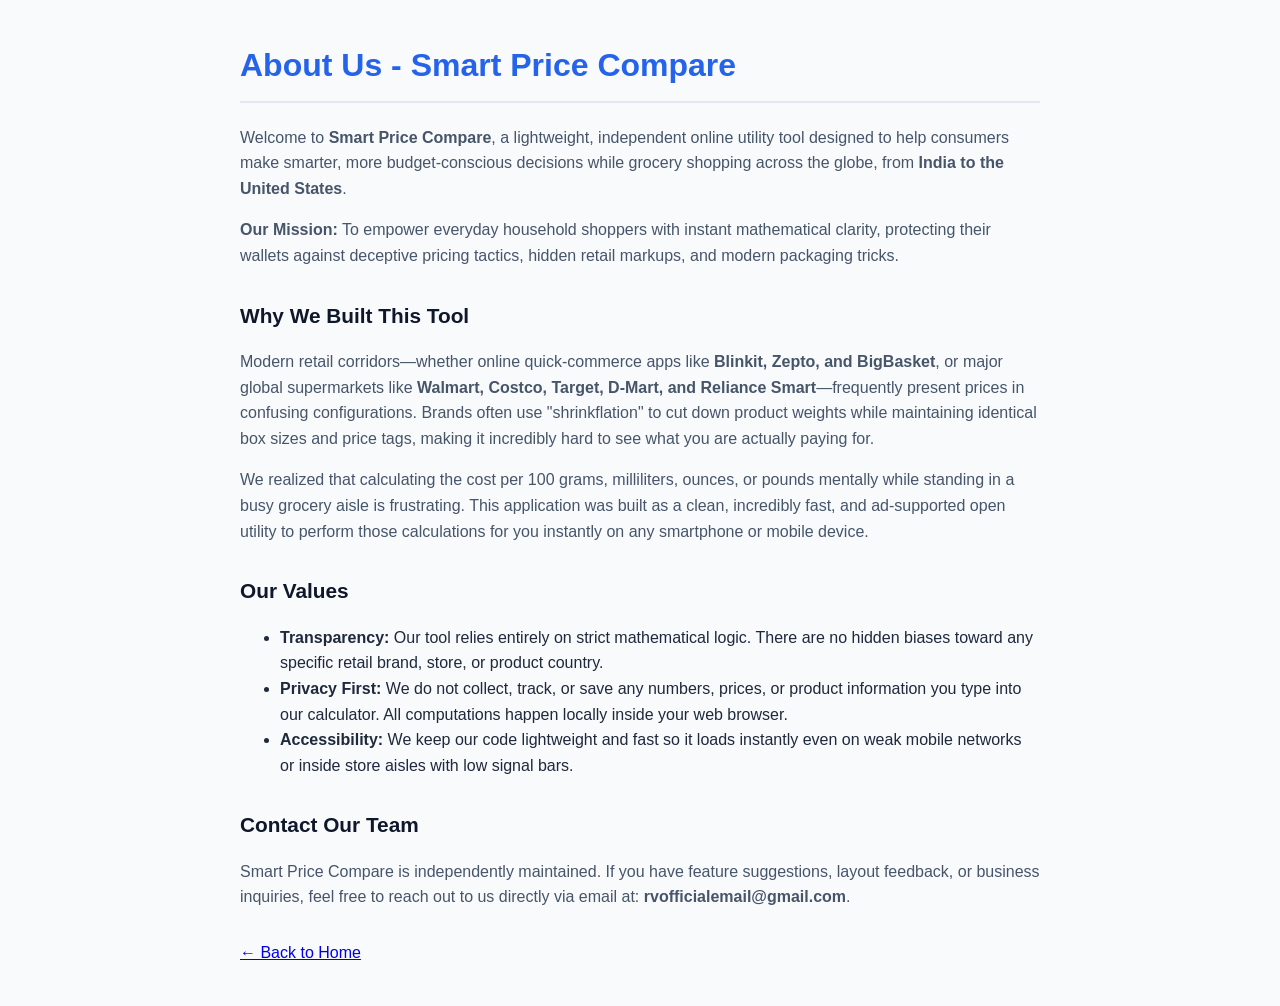
<file: about.html>
<!DOCTYPE html>
<html lang="en">
<head>
    <meta charset="UTF-8">
    <meta name="viewport" content="width=device-width, initial-scale=1.0">
    <title>About Us - Smart Price Compare</title>
    <link rel="canonical" href="https://smartpricecompare.online" />
    <link rel="apple-touch-icon" sizes="180x180" href="apple-touch-icon.png">
    <link rel="icon" type="image/png" sizes="32x32" href="favicon-32x32.png">
    <link rel="icon" type="image/png" sizes="16x16" href="favicon-16x16.png">
    <style>
        body { font-family: -apple-system, BlinkMacSystemFont, "Segoe UI", Roboto, sans-serif; line-height: 1.6; color: #1e293b; max-width: 800px; margin: 40px auto; padding: 0 20px; background-color: #f8fafc; }
        h1 { color: #2563eb; border-bottom: 2px solid #e2e8f0; padding-bottom: 10px; font-size: 2rem; }
        h2 { color: #0f172a; margin-top: 30px; font-size: 1.3rem; }
        p { margin-bottom: 16px; color: #475569; }
        .highlight-box { background-color: #eff6ff; border-left: 4px solid #2563eb; padding: 15px; margin: 20px 0; border-radius: 4px; }
    </style>
</head>
<body>
     <h1>About Us - Smart Price Compare</h1>

    <p>
        Welcome to <strong>Smart Price Compare</strong>, a lightweight, independent online utility tool designed to help consumers make smarter, more budget-conscious decisions while grocery shopping across the globe, from <strong>India to the United States</strong>.
    </p>

    <p>
        <strong>Our Mission:</strong> To empower everyday household shoppers with instant mathematical clarity, protecting their wallets against deceptive pricing tactics, hidden retail markups, and modern packaging tricks.
    </p>

    <h2>Why We Built This Tool</h2>
    <p>
        Modern retail corridors—whether online quick-commerce apps like <strong>Blinkit, Zepto, and BigBasket</strong>, or major global supermarkets like <strong>Walmart, Costco, Target, D-Mart, and Reliance Smart</strong>—frequently present prices in confusing configurations. Brands often use "shrinkflation" to cut down product weights while maintaining identical box sizes and price tags, making it incredibly hard to see what you are actually paying for.
    </p>
    <p>
        We realized that calculating the cost per 100 grams, milliliters, ounces, or pounds mentally while standing in a busy grocery aisle is frustrating. This application was built as a clean, incredibly fast, and ad-supported open utility to perform those calculations for you instantly on any smartphone or mobile device.
    </p>

    <h2>Our Values</h2>
    <ul>
        <li><strong>Transparency:</strong> Our tool relies entirely on strict mathematical logic. There are no hidden biases toward any specific retail brand, store, or product country.</li>
        <li><strong>Privacy First:</strong> We do not collect, track, or save any numbers, prices, or product information you type into our calculator. All computations happen locally inside your web browser.</li>
        <li><strong>Accessibility:</strong> We keep our code lightweight and fast so it loads instantly even on weak mobile networks or inside store aisles with low signal bars.</li>
    </ul>

    <h2>Contact Our Team</h2>
    <p>
        Smart Price Compare is independently maintained. If you have feature suggestions, layout feedback, or business inquiries, feel free to reach out to us directly via email at: <strong>rvofficialemail@gmail.com</strong>.
    </p>

    <p style="margin-top: 30px;"><a href="/">← Back to Home</a></p>
</body>
</html>
</file>
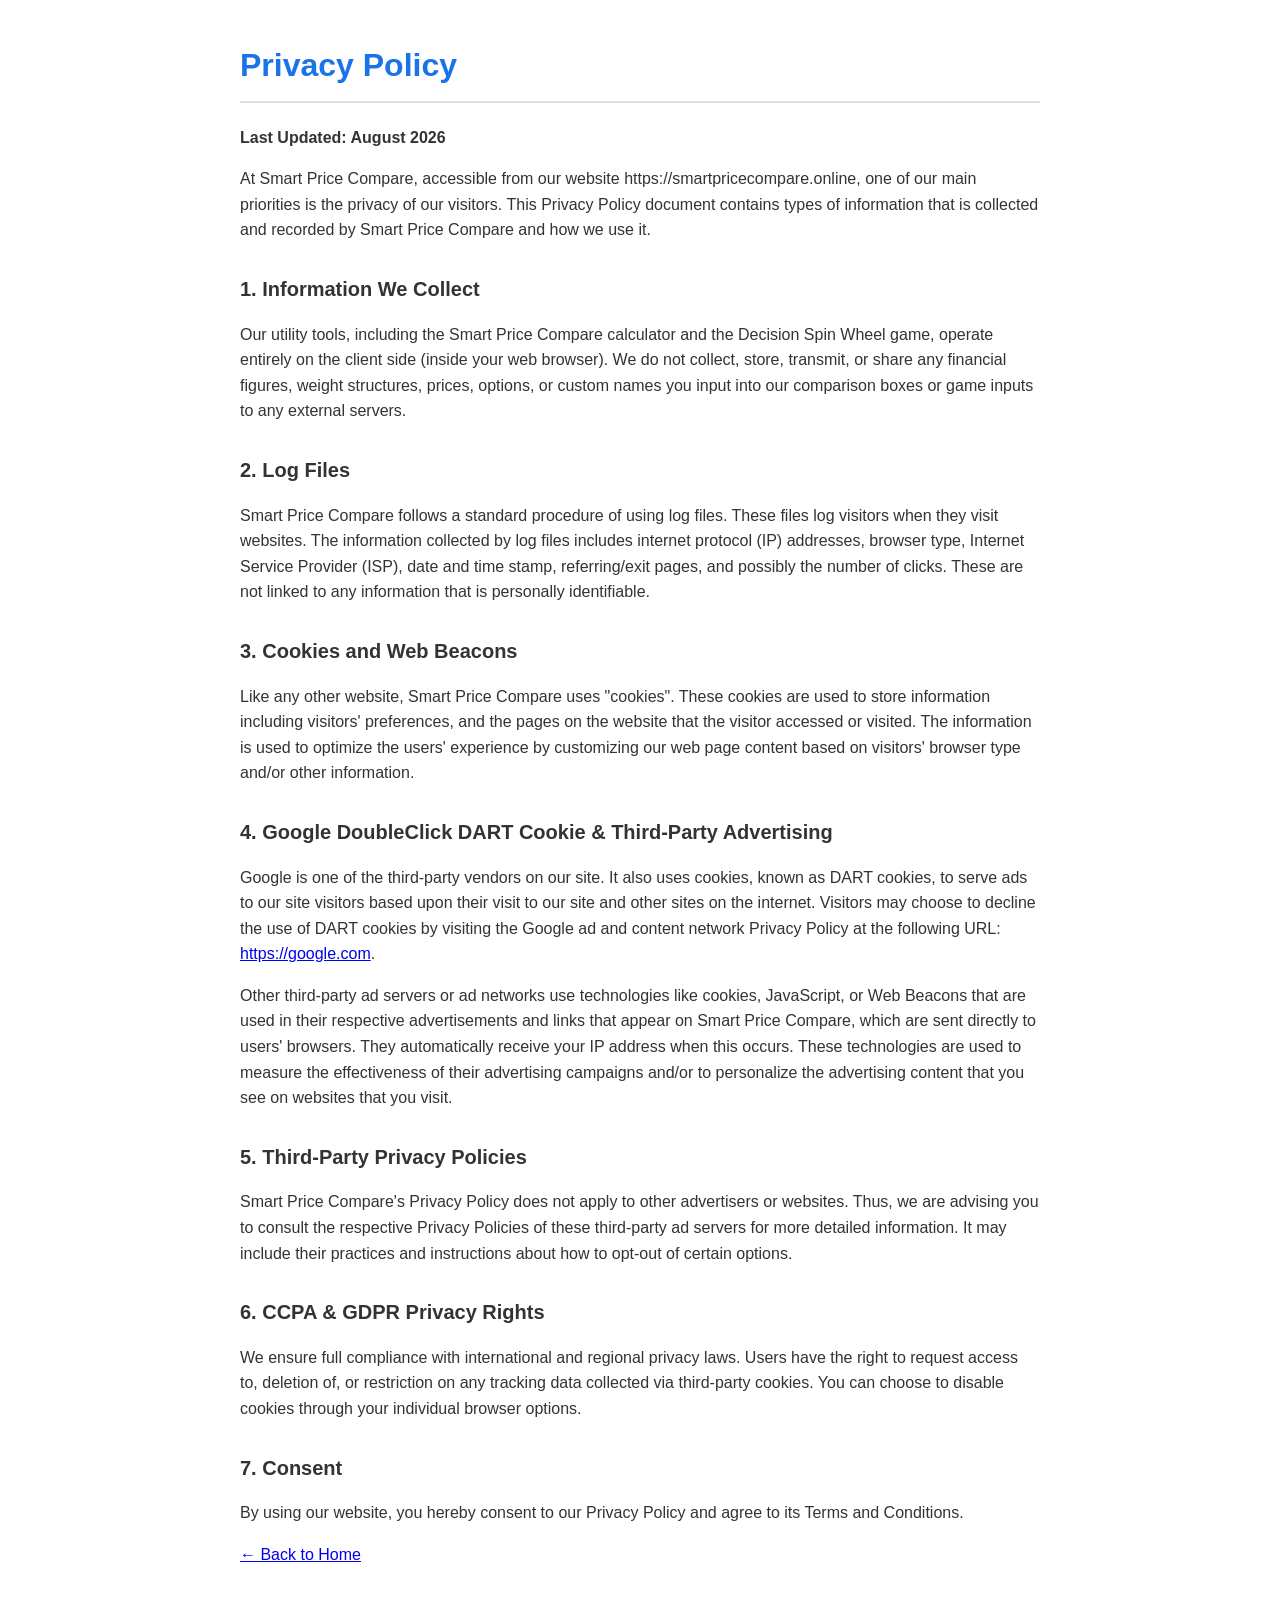
<file: privacy.html>
<!DOCTYPE html>
<html lang="en">
<head>
    <meta charset="UTF-8">
    <meta name="viewport" content="width=device-width, initial-scale=1.0">
    <title>Privacy Policy - Smart Price Compare</title>
    <link rel="canonical" href="https://smartpricecompare.online" />
    <link rel="apple-touch-icon" sizes="180x180" href="apple-touch-icon.png">
    <link rel="icon" type="image/png" sizes="32x32" href="favicon-32x32.png">
    <link rel="icon" type="image/png" sizes="16x16" href="favicon-16x16.png">
    <style>
        body { font-family: sans-serif; line-height: 1.6; color: #333; max-width: 800px; margin: 40px auto; padding: 0 20px; }
        h1 { color: #1a73e8; border-bottom: 2px solid #e0e0e0; padding-bottom: 10px; }
        h2 { color: #333; margin-top: 30px; font-size: 20px; }
        p, ul { margin-bottom: 16px; }
    </style>
</head>
<body>
    <h1>Privacy Policy</h1>
    <p><strong>Last Updated: August 2026</strong></p>

    <p>At Smart Price Compare, accessible from our website https://smartpricecompare.online, one of our main priorities is the privacy of our visitors. This Privacy Policy document contains types of information that is collected and recorded by Smart Price Compare and how we use it.</p>

    <h2>1. Information We Collect</h2>
    <p>Our utility tools, including the Smart Price Compare calculator and the Decision Spin Wheel game, operate entirely on the client side (inside your web browser). We do not collect, store, transmit, or share any financial figures, weight structures, prices, options, or custom names you input into our comparison boxes or game inputs to any external servers.</p>

    <h2>2. Log Files</h2>
    <p>Smart Price Compare follows a standard procedure of using log files. These files log visitors when they visit websites. The information collected by log files includes internet protocol (IP) addresses, browser type, Internet Service Provider (ISP), date and time stamp, referring/exit pages, and possibly the number of clicks. These are not linked to any information that is personally identifiable.</p>

    <h2>3. Cookies and Web Beacons</h2>
    <p>Like any other website, Smart Price Compare uses "cookies". These cookies are used to store information including visitors' preferences, and the pages on the website that the visitor accessed or visited. The information is used to optimize the users' experience by customizing our web page content based on visitors' browser type and/or other information.</p>

    <h2>4. Google DoubleClick DART Cookie & Third-Party Advertising</h2>
    <p>Google is one of the third-party vendors on our site. It also uses cookies, known as DART cookies, to serve ads to our site visitors based upon their visit to our site and other sites on the internet. Visitors may choose to decline the use of DART cookies by visiting the Google ad and content network Privacy Policy at the following URL: <a href="https://google.com" target="_blank">https://google.com</a>.</p>
    <p>Other third-party ad servers or ad networks use technologies like cookies, JavaScript, or Web Beacons that are used in their respective advertisements and links that appear on Smart Price Compare, which are sent directly to users' browsers. They automatically receive your IP address when this occurs. These technologies are used to measure the effectiveness of their advertising campaigns and/or to personalize the advertising content that you see on websites that you visit.</p>

    <h2>5. Third-Party Privacy Policies</h2>
    <p>Smart Price Compare's Privacy Policy does not apply to other advertisers or websites. Thus, we are advising you to consult the respective Privacy Policies of these third-party ad servers for more detailed information. It may include their practices and instructions about how to opt-out of certain options.</p>

    <h2>6. CCPA & GDPR Privacy Rights</h2>
    <p>We ensure full compliance with international and regional privacy laws. Users have the right to request access to, deletion of, or restriction on any tracking data collected via third-party cookies. You can choose to disable cookies through your individual browser options.</p>

    <h2>7. Consent</h2>
    <p>By using our website, you hereby consent to our Privacy Policy and agree to its Terms and Conditions.</p>
    <p><a href="/">← Back to Home</a></p>
</body>
</html>
</file>
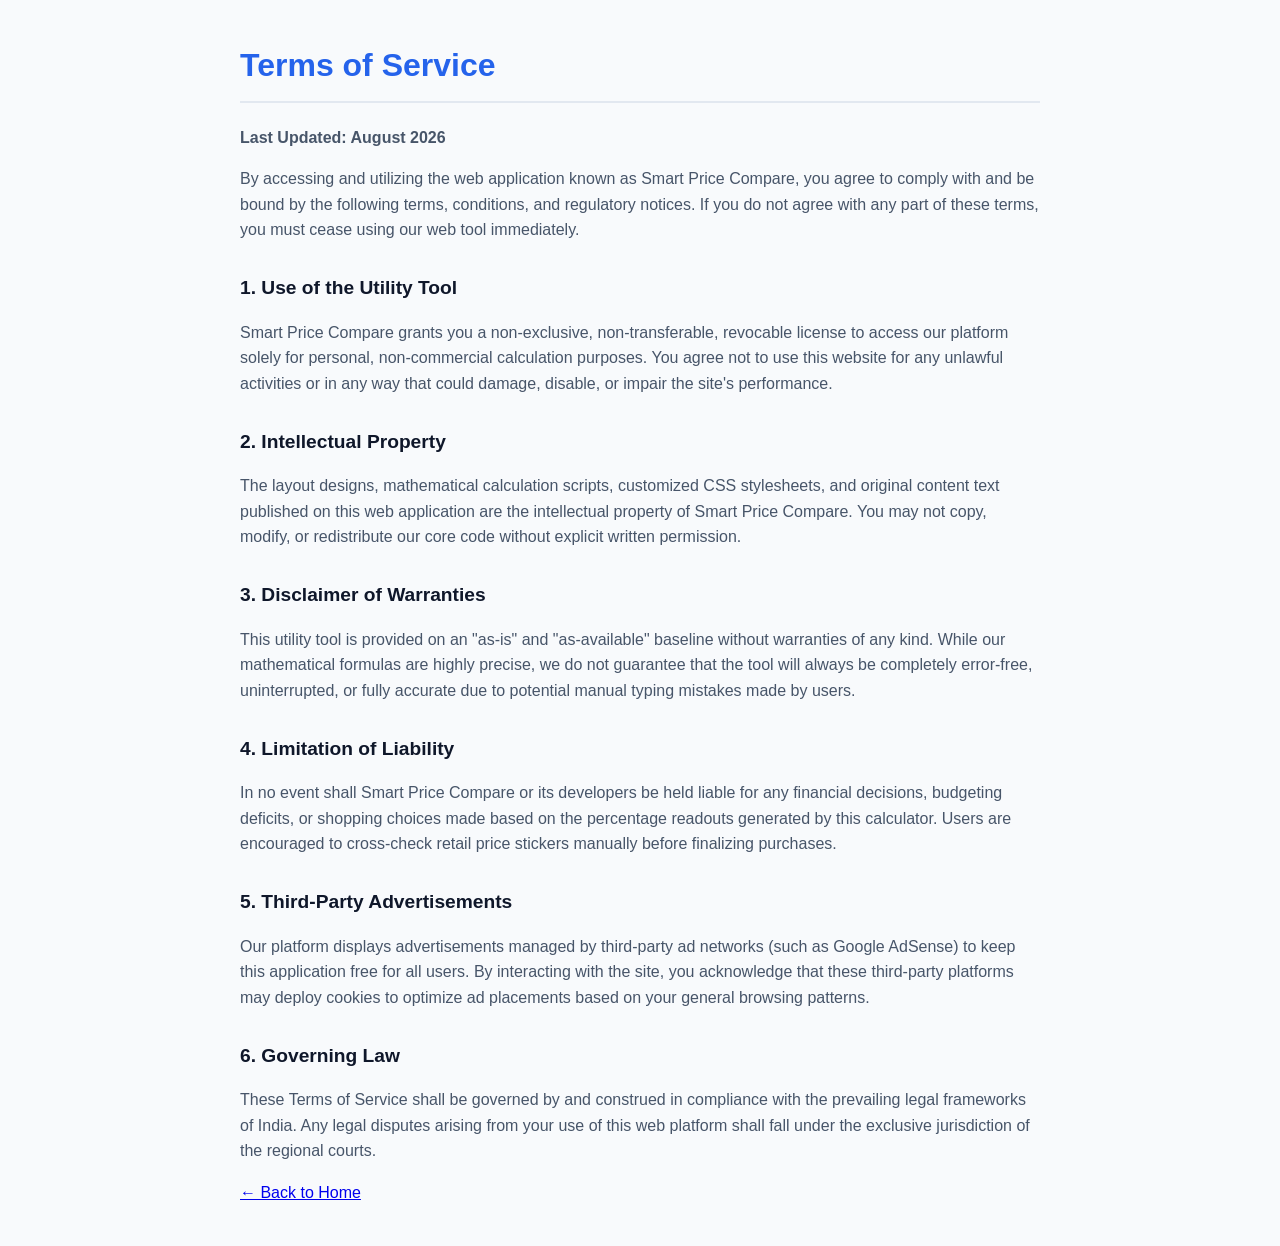
<file: terms.html>
<!DOCTYPE html>
<html lang="en">
<head>
    <meta charset="UTF-8">
    <meta name="viewport" content="width=device-width, initial-scale=1.0">
    <title>Terms of Service - Smart Price Compare</title>
    <link rel="canonical" href="https://smartpricecompare.online" />
    <link rel="apple-touch-icon" sizes="180x180" href="apple-touch-icon.png">
    <link rel="icon" type="image/png" sizes="32x32" href="favicon-32x32.png">
    <link rel="icon" type="image/png" sizes="16x16" href="favicon-16x16.png">
    <style>
        body { font-family: -apple-system, BlinkMacSystemFont, "Segoe UI", Roboto, sans-serif; line-height: 1.6; color: #1e293b; max-width: 800px; margin: 40px auto; padding: 0 20px; background-color: #f8fafc; }
        h1 { color: #2563eb; border-bottom: 2px solid #e2e8f0; padding-bottom: 10px; font-size: 2rem; }
        h2 { color: #0f172a; margin-top: 30px; font-size: 1.2rem; }
        p, ul { margin-bottom: 16px; color: #475569; }
    </style>
</head>
<body>
    <h1>Terms of Service</h1>
    <p><strong>Last Updated: August 2026</strong></p>

    <p>By accessing and utilizing the web application known as Smart Price Compare, you agree to comply with and be bound by the following terms, conditions, and regulatory notices. If you do not agree with any part of these terms, you must cease using our web tool immediately.</p>

    <h2>1. Use of the Utility Tool</h2>
    <p>Smart Price Compare grants you a non-exclusive, non-transferable, revocable license to access our platform solely for personal, non-commercial calculation purposes. You agree not to use this website for any unlawful activities or in any way that could damage, disable, or impair the site's performance.</p>

    <h2>2. Intellectual Property</h2>
    <p>The layout designs, mathematical calculation scripts, customized CSS stylesheets, and original content text published on this web application are the intellectual property of Smart Price Compare. You may not copy, modify, or redistribute our core code without explicit written permission.</p>

    <h2>3. Disclaimer of Warranties</h2>
    <p>This utility tool is provided on an "as-is" and "as-available" baseline without warranties of any kind. While our mathematical formulas are highly precise, we do not guarantee that the tool will always be completely error-free, uninterrupted, or fully accurate due to potential manual typing mistakes made by users.</p>

    <h2>4. Limitation of Liability</h2>
    <p>In no event shall Smart Price Compare or its developers be held liable for any financial decisions, budgeting deficits, or shopping choices made based on the percentage readouts generated by this calculator. Users are encouraged to cross-check retail price stickers manually before finalizing purchases.</p>

    <h2>5. Third-Party Advertisements</h2>
    <p>Our platform displays advertisements managed by third-party ad networks (such as Google AdSense) to keep this application free for all users. By interacting with the site, you acknowledge that these third-party platforms may deploy cookies to optimize ad placements based on your general browsing patterns.</p>

    <h2>6. Governing Law</h2>
    <p>These Terms of Service shall be governed by and construed in compliance with the prevailing legal frameworks of India. Any legal disputes arising from your use of this web platform shall fall under the exclusive jurisdiction of the regional courts.</p>
    <p><a href="/">← Back to Home</a></p>
</body>
</html>
</file>
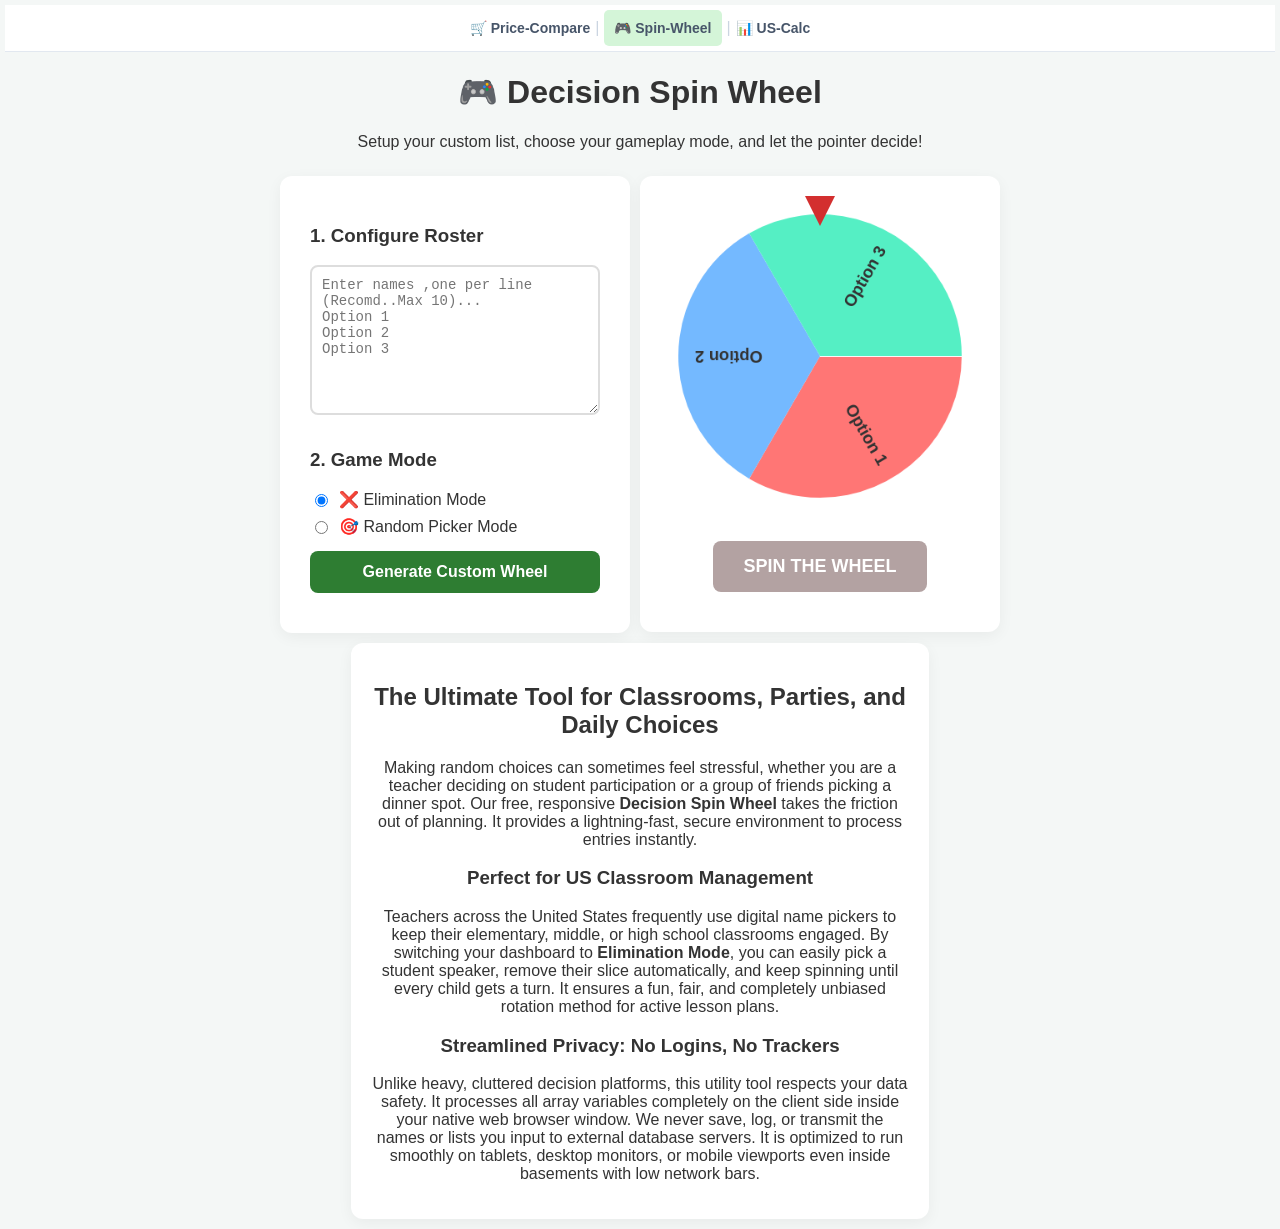
<file: wheel.html>
<!DOCTYPE html>
<html lang="en">
<head>
    <meta charset="UTF-8">
    <meta name="viewport" content="width=device-width, initial-scale=1.0">
    <title>Decision Spin Wheel - Random Name Picker & Elimination Game</title>
    <link rel="canonical" href="https://smartpricecompare.online/wheel.html" />
	<meta name="description" content="Free online decision spin wheel and random picker for classrooms, games, and daily choices. Use elimination mode to remove names automatically until one winner remains.">
    <meta name="keywords" content="spin wheel, elimination wheel, random picker, name picker online, decision wheel, classroom name picker, lucky draw wheel, picker wheel usa">
    <meta name="robots" content="index, follow">
    <meta name="author" content="Vignesh Kumar">
    <link rel="apple-touch-icon" sizes="180x180" href="wheel-apple-touch-icon.png">
    <link rel="icon" type="image/png" sizes="32x32" href="wheel-favicon-32x32.png">
    <link rel="icon" type="image/png" sizes="16x16" href="wheel-favicon-16x16.png">
	<meta property="og:title" content="Decision Spin Wheel - Random Picker & Elimination Game">
    <meta property="og:description" content="Add your list, choose your gameplay mode, and let the wheel decide. Perfect for classroom management, group giveaways, and fun party games.">
    <meta property="og:url" content="https://smartpricecompare.online/wheel.html">
    <meta property="og:type" content="website">
    <script async src="https://pagead2.googlesyndication.com/pagead/js/adsbygoogle.js?client=ca-pub-3926058636910344"
     crossorigin="anonymous"></script>
   
    <style>
        *{
            box-sizing: border-box;
        }
        body{ 
            font-family: 'Segoe UI', Tahoma, Geneva, Verdana, sans-serif;
            background: #f4f7f6;
            width:100%; 
            margin:0;
            padding:5px; 
            text-align: center; 
            color: #333; }
        header{
            width:100%;
            text-align: center;
        }
		nav a{
			margin:5px;
		}

        .container {
            margin:auto;
            padding:5px;
            width:100%;
            display:flex;
            flex-direction: column; 
            justify-content: center; 
            align-items: center;
            gap:10px; 
            margin-top: 20px; }

        .facts{ 
            max-width:65ch;
            background: white; 
            padding: 20px; 
            border-radius: 12px; 
            box-shadow: 0 4px 15px rgba(0,0,0,0.05);}

        .setup-box { 
            min-width:350px;
            max-width: 450px;
            background: white;
            padding:30px; 
            border-radius: 12px;
            box-shadow: 0 4px 15px rgba(0,0,0,0.05);
            display: flex; 
            flex-direction: column;
            text-align: left; }

        .game-box { 
             background: white;
             padding:30px; 
             border-radius:12px;
             box-shadow: 0 4px 15px rgba(0,0,0,0.05);
             display:flex; 
             flex-direction: column;
             align-items: center; }

        textarea {
            width:100%;
            height: 150px; 
            padding: 10px; 
            border: 2px solid #ddd; 
            border-radius: 8px; 
            font-size: 14px; 
            margin-bottom: 15px; }

        .radio-group { 
            margin-bottom: 15px; 
            display: flex; 
            flex-direction: column; 
            gap: 8px; }

        .radio-label { 
            display: flex; 
            align-items: center; 
            gap: 8px; 
            font-weight: 500; 
            cursor: pointer; }

        button { 
            background: #2e7d32; 
            color: white; 
            border: none; 
            padding: 12px; 
            font-size: 16px; 
            font-weight: bold; 
            border-radius: 8px; 
            cursor: pointer; 
            transition: 0.2s; 
            margin-bottom: 10px; 
            width: 100%; 
            box-sizing: border-box; }

        button:hover { background: #1b5e20; }

        #spinBtn { background: #d32f2f; font-size: 18px; padding: 15px 30px; display: none; width: auto; }

        #spinBtn:hover { background: #c62828; }

        .wheel-wrapper { position: relative; width: 300px; height: 300px; }

         canvas{height: 300px;}

        .pointer { position: absolute; top: -10px; left: 50%; transform: translateX(-50%); width: 0; height: 0; border-left: 15px solid transparent; border-right: 15px solid transparent; border-top: 30px solid #d32f2f; z-index: 10; }

        #announcement { font-size: 20px; font-weight: bold; color: #2e7d32; margin-bottom:5px; min-height: 30px; }
        
        @media (min-width:900px) {
            .container { width:100%;flex-direction:row; flex-wrap:wrap;justify-content: center; }            
    </style>
</head>
<body>
	<nav style="background: #ffffff;border-bottom: 1px solid #e2e8f0; display: flex; align-items:center; justify-content: center; width: 100%; box-sizing: border-box;">
    <a href="/index.html" style="color: #475569; font-weight: 700; text-decoration: none; font-size: 14px;">🛒 Price-Compare</a>
    <span style="color: #cbd5e1;">|</span>
    <a href="/wheel.html" style="background-color:#d4f5d8;padding:10px;border-radius:5px;color: #475569; font-weight: 600; text-decoration: none; font-size: 14px;">🎮 Spin-Wheel</a>
    <span style="color: #cbd5e1;">|</span>
    <a href="/us-calc/index.html" style="color: #475569; font-weight: 600; text-decoration: none; font-size: 14px;">📊 US-Calc</a>
</nav>
    <header>
    <h1>🎮 Decision Spin Wheel</h1>
    <p>Setup your custom list, choose your gameplay mode, and let the pointer decide!</p>
    </header>
    <div class="container">
        <!-- Control Configurations Panel -->
        <div class="setup-box">
            <h3>1. Configure Roster</h3>
            <textarea id="namesInput" placeholder="Enter names ,one per line (Recomd..Max 10)...&#10;Option 1&#10;Option 2&#10;Option 3"></textarea>
            
            <h3>2. Game Mode</h3>
            <div class="radio-group">
                <label class="radio-label">
                    <input type="radio" name="gameMode" value="eliminate" checked> ❌ Elimination Mode
                </label>
                <label class="radio-label">
                    <input type="radio" name="gameMode" value="pick"> 🎯 Random Picker Mode
                </label>
            </div>
            
            <button onclick="loadWheel()">Generate Custom Wheel</button>
        </div>

        <!-- Render Target Dashboard -->
        <div class="game-box">
            <div class="wheel-wrapper">
                <div class="pointer"></div>
                <canvas id="wheelCanvas" width="360" height="360"></canvas>
            </div>
			<div id="announcement"></div>
            <button id="spinBtn" onclick="spinWheel()">SPIN THE WHEEL</button> 
        </div>
        <div class="facts">
        <h2>The Ultimate Tool for Classrooms, Parties, and Daily Choices</h2>
		<p> Making random choices can sometimes feel stressful, whether you are a teacher deciding on student participation or a group of friends picking a dinner spot. Our free, responsive <strong>Decision Spin Wheel</strong> takes the friction out of planning. It provides a lightning-fast, secure environment to process entries instantly.</p>

		<h3>Perfect for US Classroom Management</h3>
		<p>Teachers across the United States frequently use digital name pickers to keep their elementary, middle, or high school classrooms engaged. By switching your dashboard to <strong>Elimination Mode</strong>, you can easily pick a student speaker, remove their slice automatically, and keep spinning until every child gets a turn. It ensures a fun, fair, and completely unbiased rotation method for active lesson plans.</p>

		<h3>Streamlined Privacy: No Logins, No Trackers</h3>
		<p>Unlike heavy, cluttered decision platforms, this utility tool respects your data safety. It processes all array variables completely on the client side inside your native web browser window. We never save, log, or transmit the names or lists you input to external database servers. It is optimized to run smoothly on tablets, desktop monitors, or mobile viewports even inside basements with low network bars.</p></div>
    </div>
<script>
    let names = [];
    let startAngle = 0;
    let arc = 0;
    let spinTimeout = null;
    let spinAngleStart = 10;
    let spinTime = 0;
    let spinTimeTotal = 0;
    let ctx;
    const colors = ["#ff7675", "#74b9ff", "#55efc4", "#ffeaa7", "#a29bfe", "#fd79a8", "#fab1a0", "#00cec9"];

   function drawWheel() {
        const canvas = document.getElementById("wheelCanvas");
        if (!canvas.getContext) return;
        ctx = canvas.getContext("2d");
        ctx.clearRect(0,0,360,360);
        
        if (names.length === 0) return;

        const outsideRadius = 170;
        const textRadius = 150;
        const insideRadius = 0;

        ctx.strokeStyle = "#ffffff";
        ctx.lineWidth = 2;
        ctx.font = 'bold 20px sans-serif';

        for(let i = 0; i < names.length; i++) {
            let angle = startAngle + i * arc;
            ctx.fillStyle = colors[i % colors.length];

            ctx.beginPath();
            ctx.arc(180, 180, outsideRadius, angle, angle + arc, false);
            ctx.arc(180, 180, insideRadius, angle + arc, angle, true);
            ctx.stroke();
            ctx.fill();

            ctx.save();
            ctx.fillStyle = "#333333";
            ctx.translate(180,180);
            ctx.rotate(angle + arc / 2);
            ctx.textAlign = "right";
            ctx.textBaseline = "middle"; 
            let text = names[i];
            ctx.fillText(text,textRadius, 0);
            ctx.restore();
        }
    }

    function loadWheel() {
        const input = document.getElementById("namesInput").value;
		let okvalue=input.split('\n').map(name => name.trim()).filter(name => name.length > 0);
        if(okvalue.length < 2) {
            alert("Please enter at least 2 entries!");
            return;
        }
		names = okvalue;
		localStorage.setItem('wheeldata', input);
        arc = (2 * Math.PI) / names.length;
        document.getElementById("spinBtn").style.display = "block";
		document.getElementById("spinBtn").disabled = false;
        document.getElementById("spinBtn").style.background="#d32f2f";
        document.getElementById("announcement").innerText = "Roster locked. Click SPIN!";
        drawWheel();
    }

    function spinWheel() {
        if (names.length < 1) return;
        document.getElementById("spinBtn").disabled = true;
		document.getElementById("spinBtn").style.background="#b3a2a2";
        document.getElementById("announcement").innerText = "🌀 Calculating result...";
        spinAngleStart = Math.random() * 10 + 10;
        spinTime = 0;
        spinTimeTotal = Math.random() * 3000 + 4000;
        rotateWheel();
    }

    function rotateWheel() {
        spinTime += 15;
        if(spinTime >= spinTimeTotal) {
            stopRotateWheel();
            return;
        }
        let spinAngle = spinAngleStart - easeOut(spinTime, 0, spinAngleStart, spinTimeTotal);
        startAngle += (spinAngle * Math.PI / 90);
        drawWheel();
        spinTimeout = setTimeout(rotateWheel, 30);
    }

    function stopRotateWheel() {
        clearTimeout(spinTimeout);
        let degrees = startAngle * 180 / Math.PI + 90;
        let ardegrees = arc * 180 / Math.PI;
        let index = Math.floor((360 - (degrees % 360)) / ardegrees);
        if (index < 0) index = names.length + index;
        
        let selected = names[index];
        const mode = document.querySelector('input[name="gameMode"]:checked').value;
        
        if (mode === "eliminate") {
            names.splice(index, 1);
            if (names.length === 1) {
                 document.getElementById("announcement").innerText = "🏆 WINNER: " + names[0] + "! 👑";
		 document.getElementById("spinBtn").innerHTML = "🔄 PLAY AGAIN";
		 document.getElementById("spinBtn").setAttribute("onclick", "resetAndReloadWheel()");
		 document.getElementById("spinBtn").style.background = "#2e7d32";
		 document.getElementById("spinBtn").disabled = false;
            } else {
                document.getElementById("announcement").innerText = "❌ Eliminated: " + selected + "!";
                arc = (2 * Math.PI) / names.length;
                setTimeout(() => {
                    drawWheel();
                    document.getElementById("spinBtn").disabled = false;
					document.getElementById("spinBtn").style.background = "#d32f2f";
                }, 1500);
            }
        } else {
            // Picking Mode logic loops here
            document.getElementById("announcement").innerText = "🎯 Selected: " + selected + "!";
            document.getElementById("spinBtn").disabled = false;
			document.getElementById("spinBtn").style.background = "#d32f2f";
        }
    }

    function easeOut(t, b, c, d) {
        let ts = (t /= d) * t;
        let tc = ts * t;
        return b + c * (tc + -3 * ts + 3 * t);
    }
    
    function resetAndReloadWheel() {
    document.getElementById("spinBtn").innerHTML = "SPIN THE WHEEL";
    document.getElementById("spinBtn").setAttribute("onclick", "spinWheel()");
    document.getElementById("spinBtn").style.background = "#d32f2f";
    loadWheel();
}
	window.onload = function() {
    const savedData = localStorage.getItem('wheeldata');
		if (savedData !== null){
		document.getElementById("namesInput").value = savedData;
		names=savedData.split('\n').map(name => name.trim()).filter(name => name.length > 0);
		}
		else{
		names=["Option 1","Option 2","Option 3"];
		document.getElementById("spinBtn").disabled = true;
    	document.getElementById("spinBtn").style.background="#b3a2a2";
		}
		arc = (2 * Math.PI) / names.length;
    drawWheel();
    document.getElementById("spinBtn").style.display = "block";
	};
    
</script>
</body>
</html>
</file>
<file: us-calc/style.css>
/* US QuickCalc - Pure Standalone Stylesheet */
:root {
  --bg: #0f172a;
  --card-bg: #020617;
  --card-border: #1e293b;
  --accent: #10b981;
  --accent-hover: #059669;
  --accent-light: rgba(16, 185, 129, 0.15);
  --text: #f8fafc;
  --text-muted: #94a3b8;
  --text-dim: #64748b;
  --font-sans: system-ui, -apple-system, BlinkMacSystemFont, "Segoe UI", Roboto, sans-serif;
  --font-mono: ui-monospace, SFMono-Regular, Menlo, Monaco, Consolas, monospace;
}

* {
  box-sizing: border-box;
  margin: 0;
  padding: 0;
}

body {
  background-color: var(--bg);
  color: var(--text);
  font-family: var(--font-sans);
  line-height: 1.5;
  min-height: 100vh;
  display: flex;
  flex-direction: column;
}
nav a{
  margin:5px;
}

.container {
  width: 100%;
  max-width: 1020px;
  margin: 0 auto;
  padding: 0 10px;
}

/* Header */
.header {
  position: sticky;
  top: 0;
  z-index: 100;
  background-color: rgba(2, 6, 23, 0.95);
  border-bottom: 1px solid var(--card-border);
  backdrop-filter: blur(8px);
}

.header-container {
  display: flex;
  align-items: center;
  justify-content: space-between;
  height: 64px;
}
.nav-tabs {
  display: flex;
  gap: 0.35rem;
}

.tab-btn {
  background: transparent;
  border: 1px solid transparent;
  color: var(--text-muted);
  padding: 0.45rem 0.85rem;
  font-size: 0.8rem;
  font-weight: 600;
  border-radius: 8px;
  cursor: pointer;
  transition: all 0.2s ease;
}

.tab-btn:hover {
  color: var(--text);
  background: rgba(30, 41, 59, 0.6);
}

.tab-btn.active {
  background: var(--accent-light);
  color: #6ee7b7;
  border-color: rgba(16, 185, 129, 0.4);
}

.header-badge {
  font-size: 0.75rem;
  color: var(--accent);
  background: var(--accent-light);
  border: 1px solid rgba(16, 185, 129, 0.25);
  padding: 0.25rem 0.65rem;
  border-radius: 9999px;
  font-weight: 500;
}

/* Main */
.main-content {
  flex: 1;
  padding-top: 2rem;
  padding-bottom: 3rem;
}

.section-title {
  text-align: center;
  margin-bottom: 1.5rem;
}

.section-title h1 {
  font-size: 1.75rem;
  font-weight: 800;
  letter-spacing: -0.02em;
}

.section-title p {
  font-size: 0.875rem;
  color: var(--text-muted);
  margin-top: 0.35rem;
}

/* Tabs */
.tab-pane {
  display: none;
}

.tab-pane.active {
  display: block;
}

/* Mode toggles */
.mode-toggle {
  display: flex;
  justify-content: center;
  margin-bottom: 1.5rem;
}

.mode-btn {
  background: var(--card-bg);
  border: 1px solid var(--card-border);
  color: var(--text-muted);
  padding: 0.45rem 1.25rem;
  font-size: 0.8rem;
  font-weight: 600;
  cursor: pointer;
}

.mode-btn:first-child {
  border-radius: 8px 0 0 8px;
}

.mode-btn:last-child {
  border-radius: 0 8px 8px 0;
  border-left: none;
}

.mode-btn.active {
  background: var(--accent);
  color: #020617;
  border-color: var(--accent);
}

/* Grid & Cards */
.calc-grid {
  display: grid;
  grid-template-columns: 1fr 1fr;
  gap: 1.5rem;
}

.card {
  background: rgba(2, 6, 23, 0.7);
  border: 1px solid var(--card-border);
  border-radius: 16px;
  padding: 1.5rem;
}

.result-card {
  border-color: rgba(16, 185, 129, 0.35);
  background: linear-gradient(180deg, rgba(2, 6, 23, 0.9) 0%, rgba(6, 78, 59, 0.15) 100%);
  display: flex;
  flex-direction: column;
  justify-content: space-between;
}

/* Forms */
.form-group {
  margin-bottom: 1.15rem;
}

.form-group label {
  display: block;
  font-size: 0.78rem;
  font-weight: 600;
  color: var(--text-muted);
  margin-bottom: 0.35rem;
}

input[type="number"], select {
  width: 100%;
  background: #0f172a;
  border: 1px solid #334155;
  color: var(--text);
  padding: 0.65rem 0.85rem;
  border-radius: 10px;
  font-size: 1rem;
  font-family: var(--font-mono);
  font-weight: 600;
}

input:focus, select:focus {
  outline: none;
  border-color: var(--accent);
}

.input-prefix-wrapper {
  position: relative;
  display: flex;
  align-items: center;
}

.input-prefix-wrapper .prefix {
  position: absolute;
  left: 0.85rem;
  color: var(--text-dim);
  font-family: var(--font-mono);
  font-weight: 700;
}

.input-prefix-wrapper input {
  padding-left: 2rem;
}

.pill-group {
  display: flex;
  gap: 0.4rem;
  margin-top: 0.5rem;
  flex-wrap: wrap;
}

.pill-btn {
  background: #0f172a;
  border: 1px solid var(--card-border);
  color: var(--text-muted);
  padding: 0.25rem 0.65rem;
  border-radius: 6px;
  font-size: 0.72rem;
  font-family: var(--font-mono);
  cursor: pointer;
}

.pill-btn.active, .pill-btn:hover {
  background: var(--accent-light);
  color: #6ee7b7;
  border-color: rgba(16, 185, 129, 0.4);
}

.btn-grid-4, .btn-grid-6, .btn-grid-5 {
  display: grid;
  gap: 0.4rem;
}

.btn-grid-4 { grid-template-columns: repeat(4, 1fr); }
.btn-grid-5 { grid-template-columns: repeat(5, 1fr); }
.btn-grid-6 { grid-template-columns: repeat(6, 1fr); }

.tip-rate-btn, .split-btn, .disc-btn, .gas-split-btn {
  background: #0f172a;
  border: 1px solid var(--card-border);
  color: var(--text);
  padding: 0.5rem;
  border-radius: 8px;
  font-size: 0.78rem;
  font-family: var(--font-mono);
  font-weight: 700;
  cursor: pointer;
}

.tip-rate-btn.active, .split-btn.active, .disc-btn.active, .gas-split-btn.active {
  background: var(--accent);
  color: #020617;
  border-color: var(--accent);
}

.inline-input {
  display: flex;
  align-items: center;
  gap: 0.5rem;
  margin-top: 0.6rem;
  font-size: 0.78rem;
  color: var(--text-muted);
}

.inline-input input {
  width: 75px;
  padding: 0.25rem 0.5rem;
  font-size: 0.8rem;
}

.checkbox-row {
  margin-top: 0.5rem;
  font-size: 0.78rem;
  color: var(--text-muted);
}

.subtext {
  font-size: 0.7rem;
  color: var(--text-dim);
  display: block;
  margin-top: 0.25rem;
}

.grid-2 {
  display: grid;
  grid-template-columns: 1fr 1fr;
  gap: 0.75rem;
}

/* Result Box */
.result-header {
  display: flex;
  align-items: center;
  justify-content: space-between;
}

.badge-title {
  font-size: 0.75rem;
  font-weight: 700;
  text-transform: uppercase;
  letter-spacing: 0.05em;
  color: var(--accent);
}

.copy-btn {
  background: #0f172a;
  border: 1px solid #334155;
  color: var(--text-muted);
  padding: 0.3rem 0.65rem;
  border-radius: 6px;
  font-size: 0.72rem;
  cursor: pointer;
}

.copy-btn:hover {
  color: var(--text);
  border-color: var(--accent);
}

.headline-box {
  background: rgba(15, 23, 42, 0.8);
  border: 1px solid var(--card-border);
  border-radius: 12px;
  padding: 1.25rem;
  margin: 1rem 0;
  text-align: center;
}

.headline-label {
  font-size: 0.75rem;
  color: var(--text-muted);
  text-transform: uppercase;
  font-weight: 600;
}

.headline-val {
  font-size: 2.5rem;
  font-weight: 900;
  font-family: var(--font-mono);
  color: var(--accent);
  line-height: 1.1;
  margin: 0.25rem 0;
}

.headline-sub {
  font-size: 0.7rem;
  color: var(--text-dim);
}

.mini-grid {
  display: grid;
  grid-template-columns: 1fr 1fr;
  gap: 0.65rem;
  margin-bottom: 1rem;
}

.mini-card {
  background: rgba(15, 23, 42, 0.6);
  border: 1px solid var(--card-border);
  border-radius: 10px;
  padding: 0.75rem;
}

.mini-label {
  font-size: 0.7rem;
  color: var(--text-dim);
  display: block;
}

.mini-val {
  font-size: 1.15rem;
  font-weight: 700;
  font-family: var(--font-mono);
}

.breakdown-list {
  border-top: 1px solid var(--card-border);
  padding-top: 0.75rem;
  font-size: 0.78rem;
}

.breakdown-row {
  display: flex;
  justify-content: space-between;
  padding: 0.25rem 0;
  color: var(--text-muted);
}

.breakdown-row.sub {
  font-size: 0.72rem;
  color: var(--text-dim);
}

.breakdown-row.total {
  border-top: 1px solid var(--card-border);
  margin-top: 0.5rem;
  padding-top: 0.5rem;
  font-weight: 700;
  color: var(--text);
  font-size: 0.85rem;
}

.deduct { color: #f87171; font-family: var(--font-mono); }
.highlight { color: var(--accent); font-family: var(--font-mono); }

.info-note {
  background: #0f172a;
  border: 1px solid var(--card-border);
  border-radius: 8px;
  padding: 0.65rem;
  font-size: 0.7rem;
  color: var(--text-dim);
  margin-top: 1rem;
}

/* Bottom switcher */
.bottom-switcher {
  margin-top: 2.5rem;
  border-top: 1px solid var(--card-border);
  padding-top: 1.5rem;
  text-align: center;
}

.bottom-switcher h4 {
  font-size: 0.75rem;
  text-transform: uppercase;
  color: var(--text-dim);
  letter-spacing: 0.05em;
  margin-bottom: 0.85rem;
}

.switcher-grid {
  display: grid;
  grid-template-columns: repeat(4, 1fr);
  gap: 0.75rem;
}

.switch-card {
  background: rgba(2, 6, 23, 0.6);
  border: 1px solid var(--card-border);
  border-radius: 12px;
  padding: 0.85rem;
  text-align: left;
  cursor: pointer;
  color: var(--text);
  transition: all 0.2s;
}

.switch-card:hover {
  border-color: var(--accent);
  background: var(--card-bg);
}

.switch-card strong {
  display: block;
  font-size: 0.85rem;
  color: var(--accent);
}

.switch-card span {
  font-size: 0.7rem;
  color: var(--text-dim);
  margin-top: 0.2rem;
  display: block;
}

/* Footer */
.footer {
  border-top: 1px solid var(--card-border);
  background: var(--card-bg);
  padding: 1.25rem 0;
  font-size: 0.75rem;
  color: var(--text-dim);
}

.footer-container {
  display: flex;
  align-items: center;
  justify-content: space-between;
}

.footer-links button {
  background: none;
  border: none;
  color: var(--text-dim);
  margin-left: 0.85rem;
  cursor: pointer;
}

.footer-links button:hover {
  color: var(--text);
}

.hidden { display: none !important; }

/* Responsive */
@media (max-width: 768px) {
  .calc-grid {
    grid-template-columns: 1fr;
  }
  .switcher-grid {
    grid-template-columns: 1fr 1fr;
  }
  .header-badge {
    display: none;
  }
}
</file>
